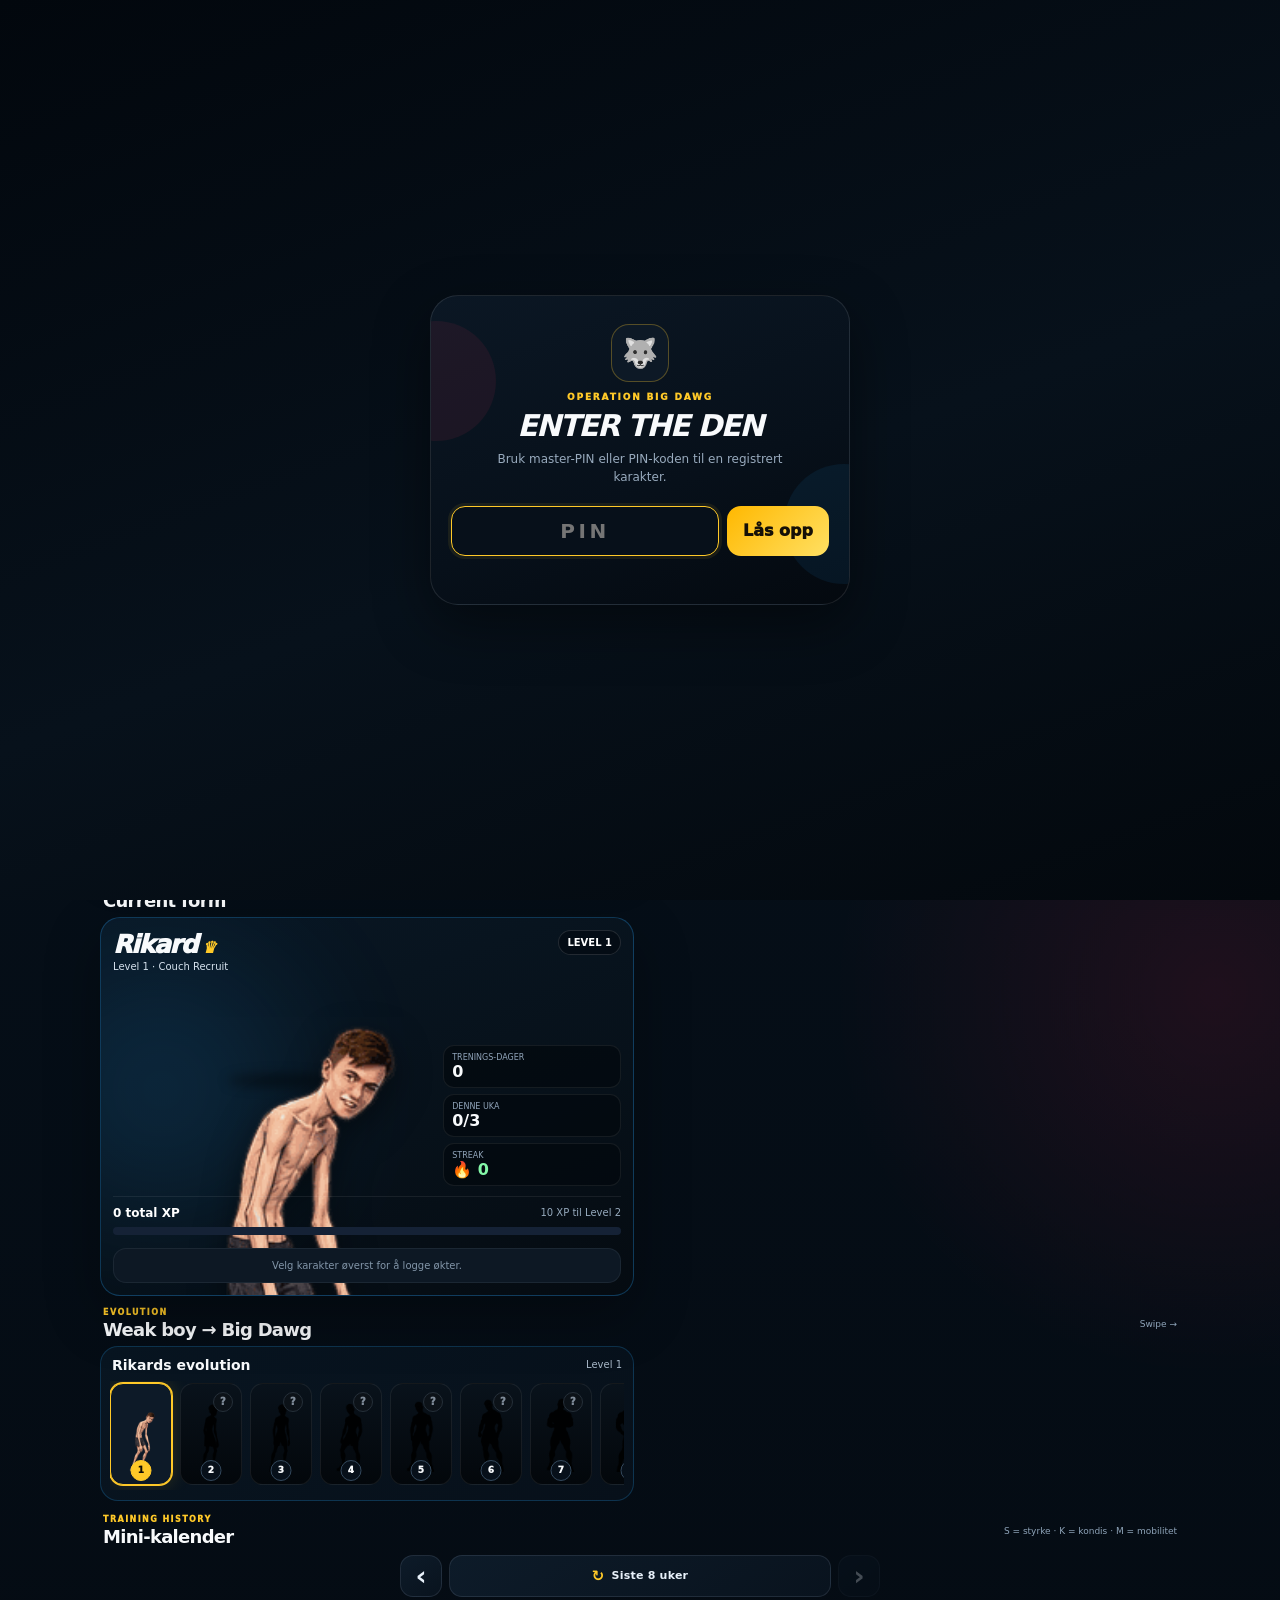
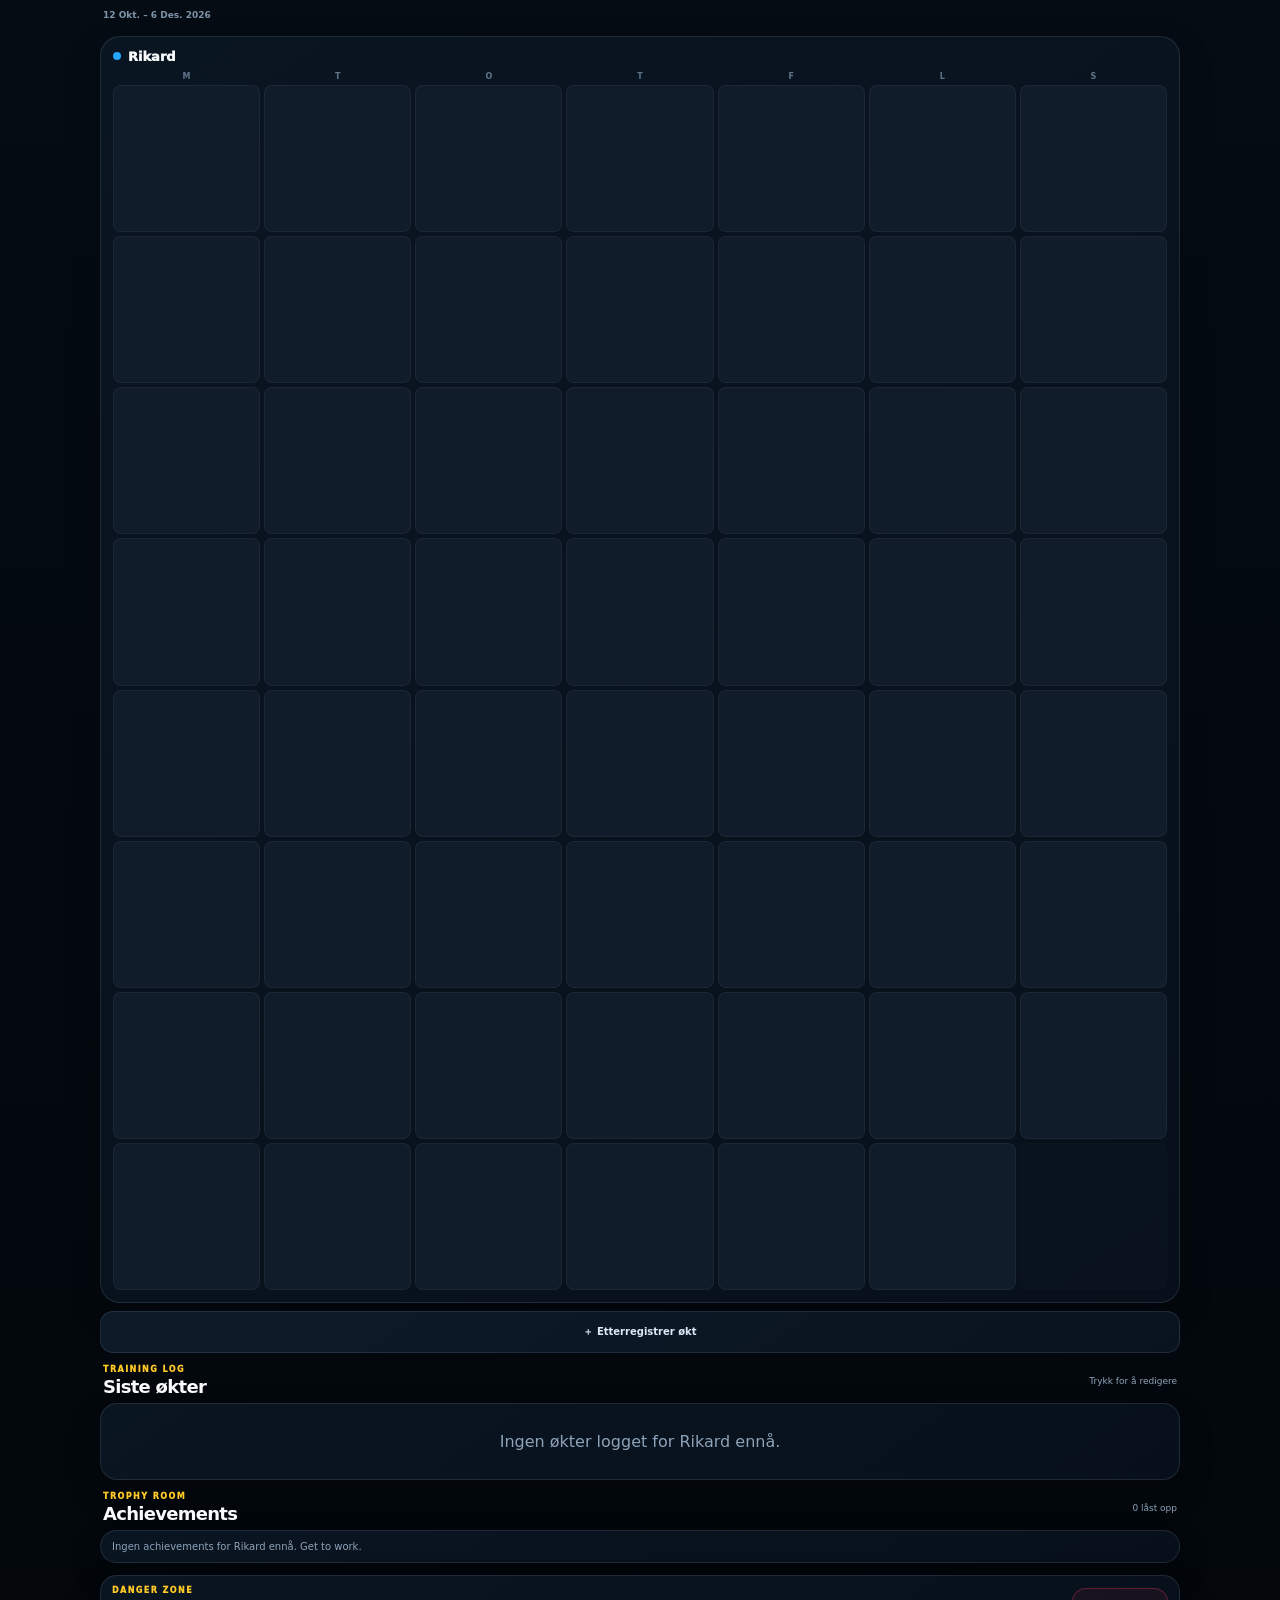
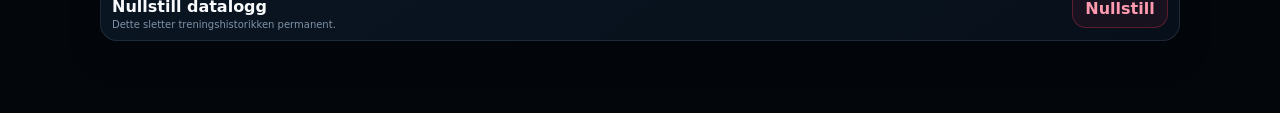
<file: index.html>
<!doctype html>
<html lang="nb">
<head>
  <meta charset="utf-8">
  <meta name="viewport" content="width=device-width,initial-scale=1,viewport-fit=cover">
  <meta name="theme-color" content="#050b12">
  <title>Operation Big Dawg</title>
  <link rel="stylesheet" href="style.css">
  <link rel="stylesheet" href="battle.css">
  <link rel="stylesheet" href="auth.css">
  <link rel="stylesheet" href="compact.css">
  <link rel="stylesheet" href="calendar-history.css">
  <link rel="stylesheet" href="reward.css">
  <link rel="stylesheet" href="weekly-summary.css">
  <link rel="stylesheet" href="mobility.css">
</head>
<body>
  <div id="accessGate" class="access-gate show" role="dialog" aria-modal="true" aria-label="Tilgang til Operation Big Dawg">
    <div class="access-card">
      <button id="gateClose" class="gate-close" type="button" aria-label="Lukk karaktervelger" hidden>×</button>
      <div class="access-logo">🐺</div>
      <span class="access-kicker">OPERATION BIG DAWG</span>

      <div id="pinStep" class="access-step">
        <h1>ENTER THE DEN</h1>
        <p>PIN kreves på denne enheten før treningsloggen åpnes.</p>
        <form id="pinForm" class="pin-form">
          <input id="pinInput" type="password" inputmode="numeric" autocomplete="one-time-code" maxlength="8" placeholder="PIN" aria-label="PIN">
          <button id="pinSubmit" class="access-primary" type="submit">Lås opp</button>
        </form>
        <div id="pinError" class="pin-error" aria-live="polite"></div>
      </div>

      <div id="playerStep" class="access-step" hidden>
        <h1>VELG KARAKTER</h1>
        <p>Valget huskes i denne nettleseren. Du kan bytte når som helst øverst.</p>
        <div class="player-choices">
          <button class="player-choice adrian-choice" type="button" data-choose-player="Adrian">
            <span class="choice-img"><img src="characters/adrian-1.png" alt="Adrian" draggable="false"></span>
            <strong>ADRIAN</strong><small>Velg fighter</small>
          </button>
          <button class="player-choice rikard-choice" type="button" data-choose-player="Rikard">
            <span class="choice-img"><img src="characters/rikard-1.png" alt="Rikard" draggable="false"></span>
            <strong>RIKARD</strong><small>Velg fighter</small>
          </button>
        </div>
      </div>
    </div>
  </div>

  <main class="app-shell">
    <header class="appbar">
      <a class="brand" href="#home" aria-label="Operation Big Dawg hjem">
        <span class="brand-mark">🐺</span>
        <span><small>OPERATION</small><strong>BIG DAWG</strong></span>
      </a>
      <div class="appbar-tools">
        <button id="playerSwitch" class="player-switch" type="button" aria-label="Velg karakter">
          <small>SPILLER SOM</small><strong id="selectedPlayerLabel">VELG</strong>
        </button>
        <div id="status" class="status">Kobler til…</div>
      </div>
    </header>

    <section id="rewardEngine" class="reward-engine" aria-label="Neste belønning" aria-live="polite">
      <div class="reward-head">
        <span id="rewardKicker" class="reward-kicker">NEXT REWARD</span>
        <span id="rewardPlayer" class="reward-player">RIKARD</span>
      </div>
      <div class="reward-main">
        <strong id="rewardHeadline">Laster neste mål…</strong>
        <span id="rewardSub">Bygger dagens mission.</span>
      </div>
      <div class="reward-grid">
        <div class="reward-chip"><small>NESTE DAG</small><strong id="rewardNextXp">+4 XP</strong></div>
        <div class="reward-chip"><small>NESTE LEVEL</small><strong id="rewardNextLevel">10 XP</strong></div>
        <div class="reward-chip mission"><small>TODAY</small><strong id="rewardMission">Logg én økt</strong></div>
      </div>
      <div class="reward-level-track"><span id="rewardLevelFill"></span></div>
      <span id="rewardStreakMeta" hidden>🔥 0</span>
    </section>

    <section id="battleSummary" class="battle-summary" aria-label="Weekly Battle sammendrag">
      <div class="battle-side battle-side-adrian">
        <div class="battle-mini-frame battle-mini-adrian"><img id="battleAdrianImg" src="characters/adrian-1.png" alt="Adrian" draggable="false"></div>
        <span id="battleAdrianRank" class="battle-rank">Couch Recruit</span>
        <span class="battle-name">ADRIAN</span>
        <small id="battleAdrianLevel" class="battle-level">Level 1</small>
      </div>
      <div class="battle-center">
        <span class="battle-kicker">WEEKLY BATTLE</span>
        <div id="battleScore" class="battle-score">0 <small>VS</small> 0</div>
        <div id="battleLeader" class="leader-shirt">♛ Ledertrøye: Delt</div>
        <div class="battle-summary-line"><span>UKESSAMMENDRAG</span><strong id="battleXp">Adrian +0 XP · Rikard +0 XP</strong></div>
      </div>
      <div class="battle-side battle-side-rikard">
        <div class="battle-mini-frame battle-mini-rikard"><img id="battleRikardImg" src="characters/rikard-1.png" alt="Rikard" draggable="false"></div>
        <span id="battleRikardRank" class="battle-rank">Couch Recruit</span>
        <span class="battle-name">RIKARD</span>
        <small id="battleRikardLevel" class="battle-level">Level 1</small>
      </div>
    </section>

    <section id="home" class="mission-card mission-card-compact">
      <div class="mission-glow mission-blue"></div>
      <div class="mission-glow mission-red"></div>
      <div class="mission-progress">
        <div class="mission-number" id="total">0 / 100</div>
        <div class="mission-meta"><span>Treningsdager</span><strong id="heroPercent">0%</strong></div>
        <div class="bar mission-bar"><div id="fill" class="fill"></div></div>
        <div class="milestone-row">
          <span>Neste milepæl</span>
          <strong id="nextMilestone">25</strong>
          <span id="milestoneLeft"></span>
        </div>
      </div>
    </section>

    <section id="week" class="section-block">
      <div class="section-heading">
        <div><span class="section-kicker">WEEKLY BATTLE</span><h2>Denne uka</h2></div>
        <span id="versus" class="versus"></span>
      </div>
      <div class="week-grid">
        <article id="weekRikard" class="week-card week-rikard"></article>
        <article id="weekAdrian" class="week-card week-adrian"></article>
      </div>
    </section>

    <section id="stats" class="section-block">
      <div class="section-heading">
        <div><span class="section-kicker">FORM & RECORDS</span><h2>Streaks</h2></div>
        <span class="section-note">3+ dager = streak 🔥</span>
      </div>
      <div class="form-grid">
        <article id="formRikard" class="form-card form-rikard"></article>
        <article id="formAdrian" class="form-card form-adrian"></article>
      </div>
    </section>

    <section id="fighters" class="section-block">
      <div class="section-heading">
        <div><span class="section-kicker">FIGHTERS</span><h2>Current form</h2></div>
        <span class="section-note">Level-system 1–10</span>
      </div>
      <div class="fighters-stack">
        <article id="personRikard" class="fighter-card fighter-rikard"></article>
        <article id="personAdrian" class="fighter-card fighter-adrian"></article>
      </div>
    </section>

    <section id="evolution" class="section-block">
      <div class="section-heading">
        <div><span class="section-kicker">EVOLUTION</span><h2>Weak boy → Big Dawg</h2></div>
        <span class="section-note">Swipe →</span>
      </div>
      <div class="evolution-stack">
        <article id="evolutionRikard" class="evolution-card evolution-rikard"></article>
        <article id="evolutionAdrian" class="evolution-card evolution-adrian"></article>
      </div>
    </section>

    <section id="calendar" class="section-block calendar-section">
      <div class="section-heading">
        <div><span class="section-kicker">TRAINING HISTORY</span><h2>Mini-kalender</h2></div>
        <span class="section-note">S = styrke · K = kondis · M = mobilitet</span>
      </div>
      <div class="calendar-toolbar" aria-label="Kalendernavigasjon">
        <button id="calendarPrev" class="calendar-nav-button" type="button" aria-label="Forrige periode">‹</button>
        <button id="calendarViewCycle" class="calendar-view-button" type="button" aria-label="Bytt kalendervisning">
          <span class="calendar-cycle-icon" aria-hidden="true">↻</span>
          <span id="calendarViewLabel">Siste 8 uker</span>
        </button>
        <button id="calendarNext" class="calendar-nav-button" type="button" aria-label="Neste periode" disabled>›</button>
      </div>
      <div class="calendar-range-row">
        <span id="calendarRangeLabel" class="calendar-range-label"></span>
        <button id="calendarToday" class="calendar-today-button" type="button" hidden>I dag</button>
      </div>
      <div class="heat-wrap">
        <article class="calendar-card calendar-rikard">
          <div class="heat-title"><span class="person-dot"></span>Rikard</div>
          <div class="dow"><span>M</span><span>T</span><span>O</span><span>T</span><span>F</span><span>L</span><span>S</span></div>
          <div id="heatRikard" class="heat"></div>
        </article>
        <article class="calendar-card calendar-adrian">
          <div class="heat-title"><span class="person-dot"></span>Adrian</div>
          <div class="dow"><span>M</span><span>T</span><span>O</span><span>T</span><span>F</span><span>L</span><span>S</span></div>
          <div id="heatAdrian" class="heat"></div>
        </article>
      </div>
      <button id="openManualWorkout" class="manual-workout-button" type="button">＋ Etterregistrer økt</button>
    </section>

    <section id="historySection" class="section-block">
      <div class="section-heading">
        <div><span class="section-kicker">TRAINING LOG</span><h2>Siste økter</h2></div>
        <span class="section-note">Trykk for å redigere</span>
      </div>
      <article class="log-card">
        <div id="history" class="history"></div>
        <button id="moreBtn" class="btn more" hidden>Vis mer</button>
      </article>
    </section>

    <section id="achievements" class="section-block">
      <div class="section-heading">
        <div><span class="section-kicker">TROPHY ROOM</span><h2>Achievements</h2></div>
        <span id="badgeCount" class="section-note"></span>
      </div>
      <article class="badge-card"><div id="badges" class="badges"></div></article>
    </section>

    <section class="section-block danger-section">
      <article class="danger-card">
        <div><span class="section-kicker">DANGER ZONE</span><h3>Nullstill datalogg</h3><p>Dette sletter treningshistorikken permanent.</p></div>
        <button id="resetAll" class="btn danger">Nullstill</button>
      </article>
    </section>
  </main>

  <nav class="bottom-nav" aria-label="Hovedmeny">
    <a href="#home"><span>⌂</span><small>Hjem</small></a>
    <a href="#fighters"><span>💪</span><small>Fighters</small></a>
    <a href="#calendar"><span>▦</span><small>Kalender</small></a>
    <a href="#historySection"><span>☷</span><small>Logg</small></a>
    <a href="#stats"><span>▥</span><small>Stats</small></a>
  </nav>

  <dialog id="editDialog">
    <h3>Rediger økt</h3>
    <div id="editMeta" class="small muted"></div>
    <div class="field"><label for="editDate">Dato og tid</label><input id="editDate" type="datetime-local"></div>
    <div class="modal-actions">
      <button id="cancelEdit" class="btn undo" type="button">Avbryt</button>
      <button id="saveEdit" class="btn strength" type="button">Lagre</button>
      <button id="deleteEdit" class="btn danger" type="button">Slett økten</button>
    </div>
  </dialog>

  <dialog id="manualWorkoutDialog" class="manual-workout-dialog">
    <div class="manual-dialog-head">
      <div><span class="section-kicker">HISTORY ONLY</span><h3>Etterregistrer økt</h3></div>
      <button id="closeManualWorkout" class="dialog-close-button" type="button" aria-label="Lukk">×</button>
    </div>
    <div id="manualPlayerLabel" class="manual-player-label"></div>
    <div class="manual-info-box">
      Etterregistrering gjelder kun tidligere dager. Økten vises i kalenderen og loggen, men gir ingen XP, AP, streak, level, Weekly Battle-poeng, bossfordeler eller andre spillfordeler.
    </div>

    <div class="manual-date-picker">
      <div class="manual-date-nav">
        <button id="manualMonthPrev" class="manual-month-arrow" type="button" aria-label="Forrige måned">‹</button>
        <div class="manual-month-selects">
          <label><span>Måned</span><select id="manualMonth"></select></label>
          <label><span>År</span><select id="manualYear"></select></label>
        </div>
        <button id="manualMonthNext" class="manual-month-arrow" type="button" aria-label="Neste måned">›</button>
      </div>
      <div class="manual-weekdays" aria-hidden="true"><span>M</span><span>T</span><span>O</span><span>T</span><span>F</span><span>L</span><span>S</span></div>
      <div id="manualDateGrid" class="manual-date-grid" role="grid" aria-label="Velg dato"></div>
    </div>

    <div id="manualSelectedDate" class="manual-selected-date"></div>
    <div id="manualDateStatus" class="manual-date-status" aria-live="polite"></div>

    <fieldset class="manual-type-field">
      <legend>Velg økttype</legend>
      <div class="manual-type-grid">
        <label class="manual-type-option manual-strength"><input type="radio" name="manualWorkoutType" value="strength"><span>Styrke</span></label>
        <label class="manual-type-option manual-cardio"><input type="radio" name="manualWorkoutType" value="cardio"><span>Kondisjon</span></label>
        <label class="manual-type-option manual-mobility"><input type="radio" name="manualWorkoutType" value="mobility"><span>Mobilitet</span></label>
      </div>
    </fieldset>

    <div class="field manual-time-field"><label for="manualWorkoutTime">Tidspunkt</label><input id="manualWorkoutTime" type="time" step="60"></div>
    <div class="modal-actions manual-actions">
      <button id="cancelManualWorkout" class="btn undo" type="button">Avbryt</button>
      <button id="saveManualWorkout" class="btn strength" type="button">Lagre økt</button>
    </div>
  </dialog>

  <div id="evoOverlay" class="overlay">
    <div class="overlay-card">
      <span class="section-kicker">EVOLUTION</span>
      <div id="evoTitle" class="overlay-title">Rikard is evolving…</div>
      <div class="evo-stage"><div id="evoOld" class="avatar big"></div><div class="evo-arrow">→</div><div id="evoNew" class="avatar big"></div></div>
      <div id="evoText" class="subtitle"></div>
      <div class="clickHint">Trykk for å lukke · lukkes automatisk</div>
    </div>
  </div>

  <div id="achOverlay" class="overlay">
    <div class="overlay-card"><span class="section-kicker">ACHIEVEMENT UNLOCKED</span><div class="trophy">🏆</div><div id="achText" class="overlay-title"></div></div>
  </div>

  <div id="workoutPayoff" class="workout-payoff" aria-live="assertive" aria-atomic="true">
    <div class="payoff-card">
      <div class="payoff-spark"></div>
      <div id="payoffKicker" class="payoff-kicker">WORKOUT LOCKED IN</div>
      <div id="payoffXp" class="payoff-xp">+0 XP</div>
      <div id="payoffTitle" class="payoff-title">Økt registrert</div>
      <div id="payoffSub" class="payoff-sub"></div>
      <div class="payoff-progress"><span id="payoffFill"></span></div>
      <div id="payoffLeader" class="payoff-leader"></div>
    </div>
  </div>

  <div id="toast" class="toast"></div>

  <script src="core.js"></script>
  <script src="characters.js"></script>
  <script src="auth.js"></script>
  <script src="ui.js"></script>
  <script src="calendar-history.js"></script>
  <script src="stats.js"></script>
  <script src="daily-limit.js"></script>
  <script src="reward.js"></script>
  <script src="battle.js"></script>
  <script src="weekly-summary.js"></script>
  <script src="admin-v2-preview.js"></script>
</body>
</html>
</file>
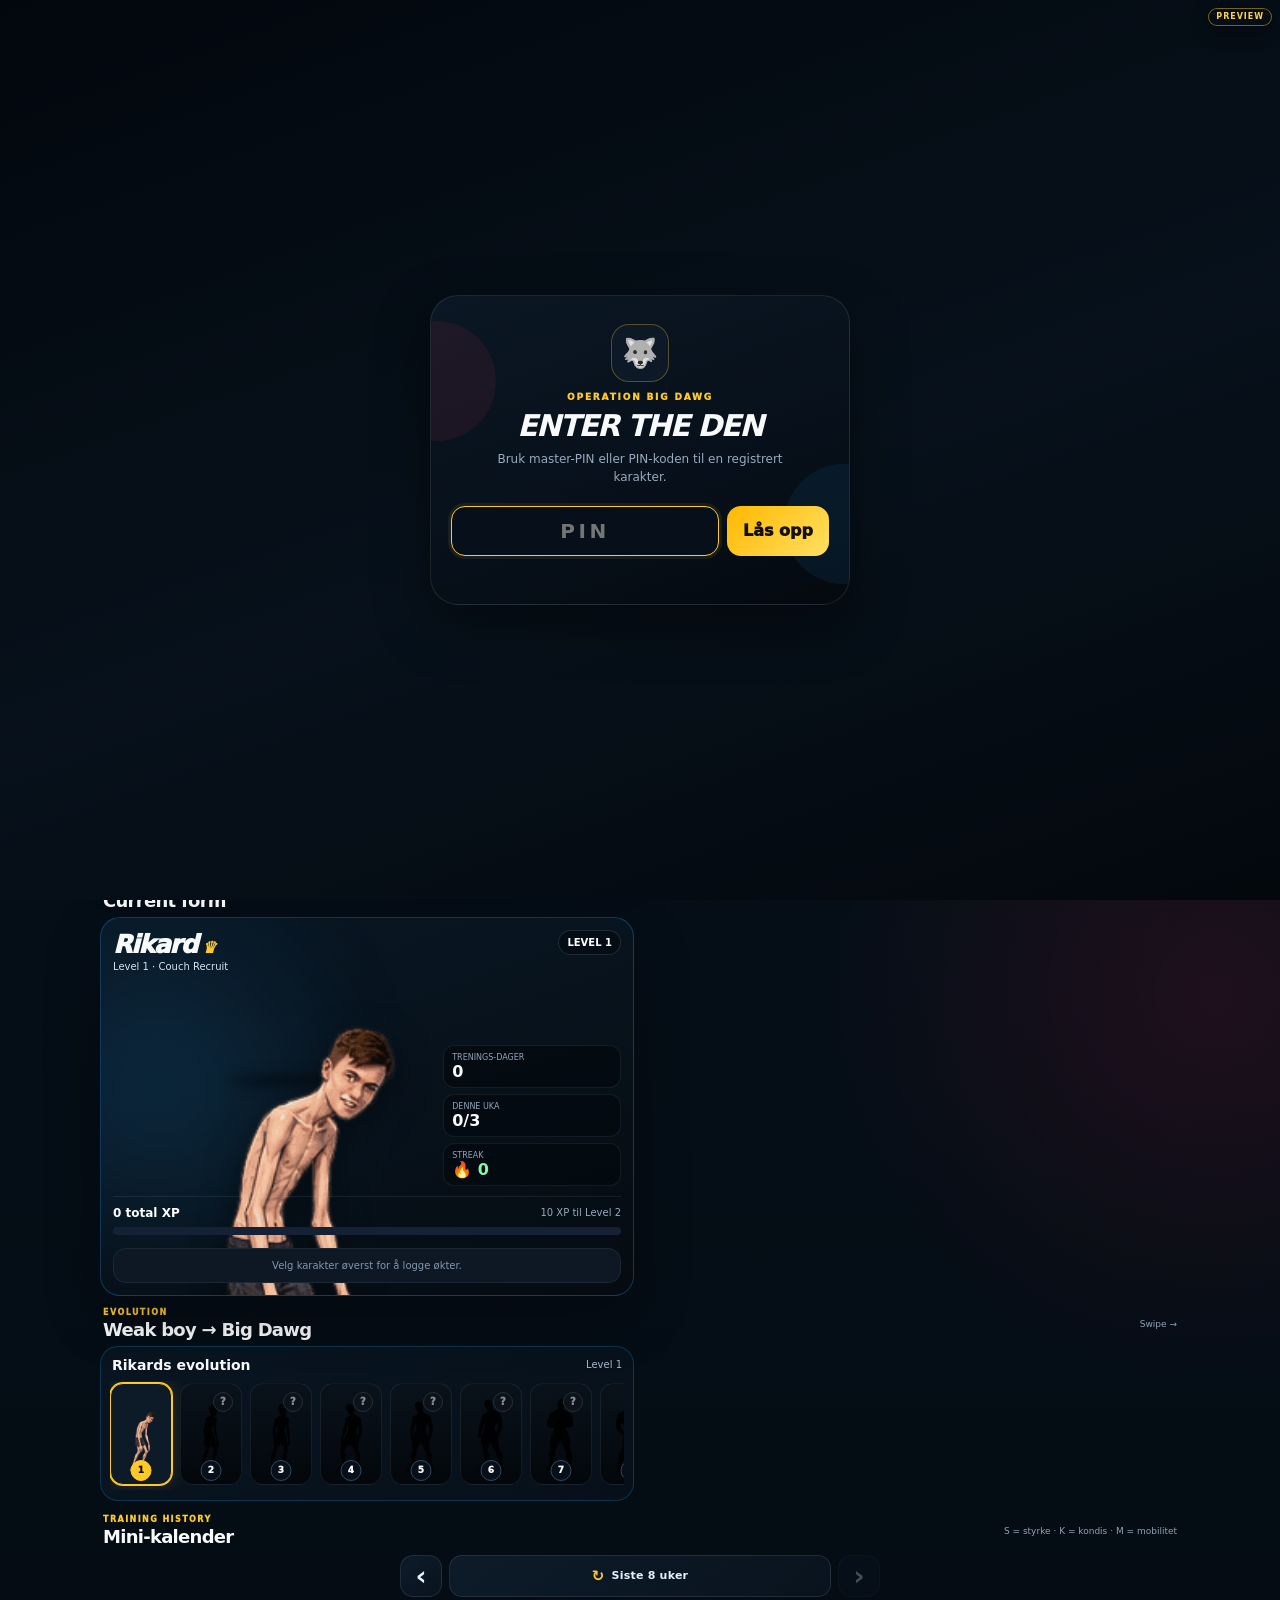
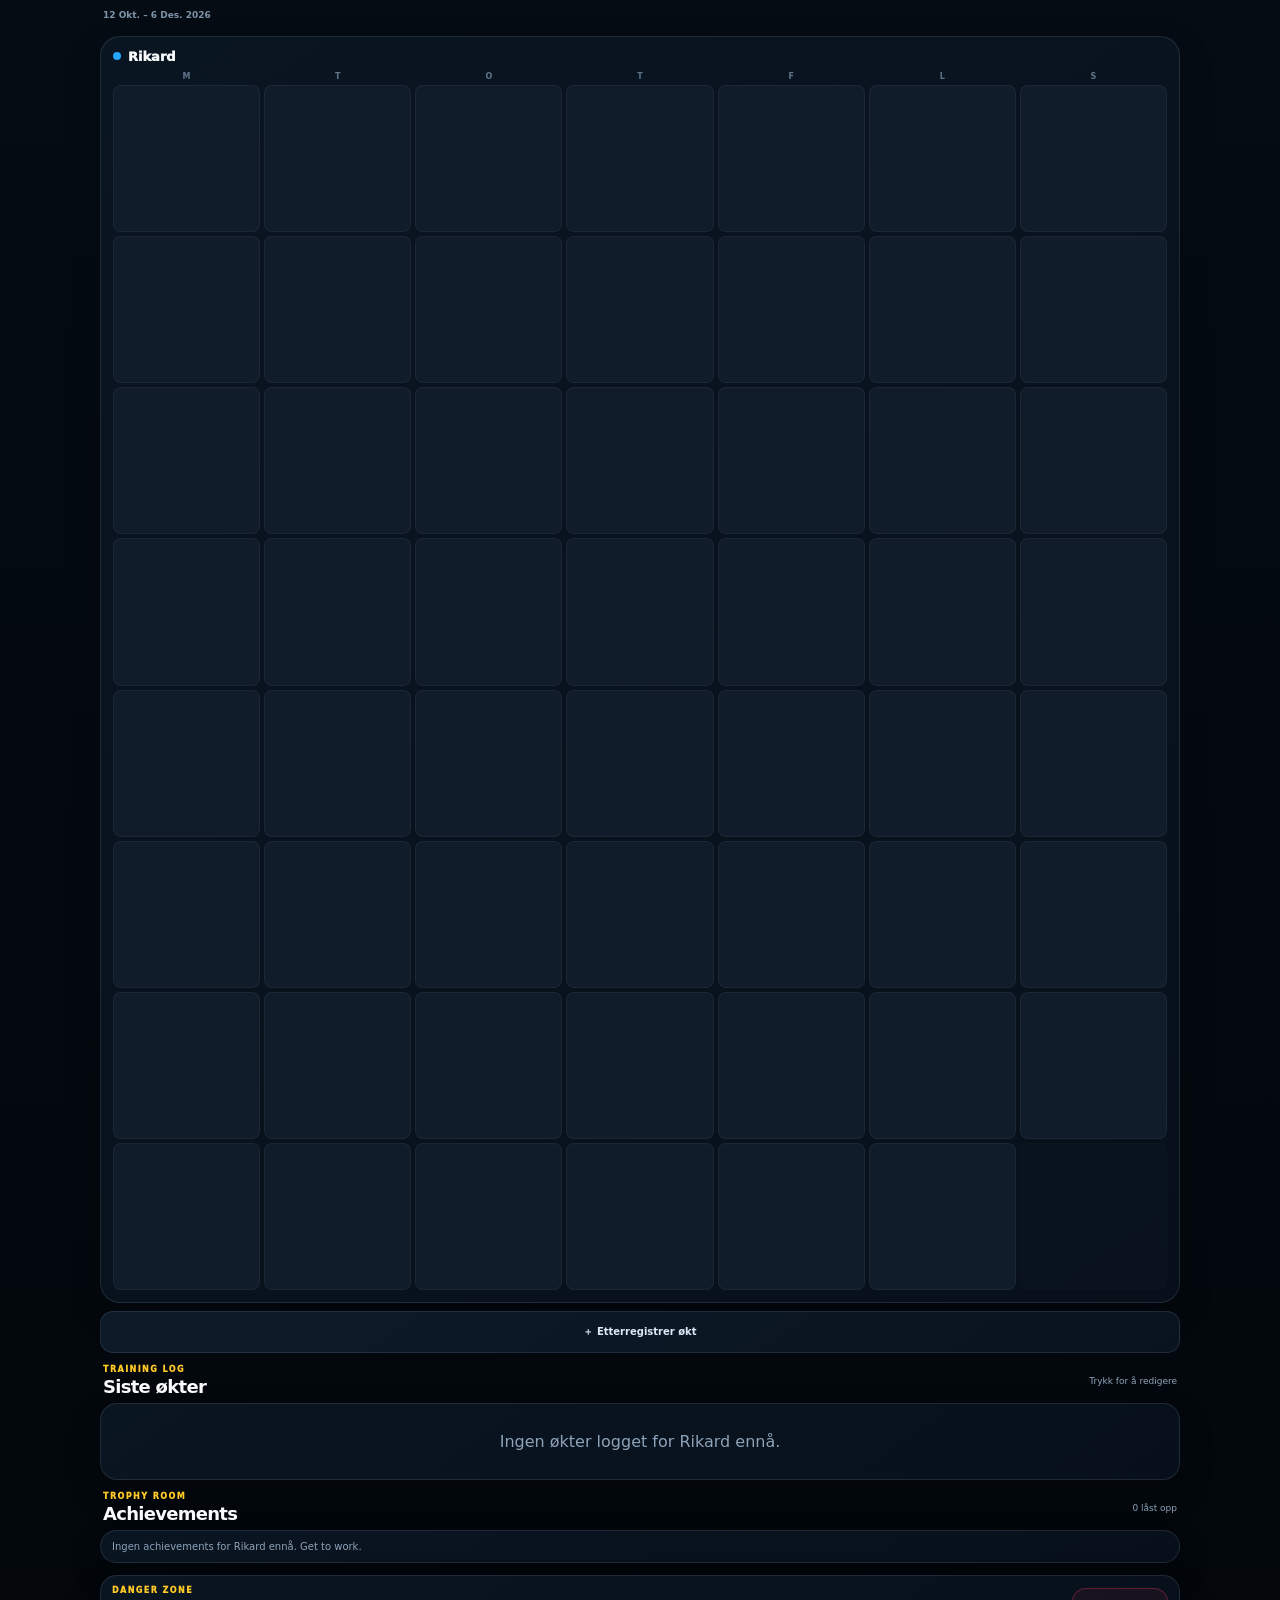
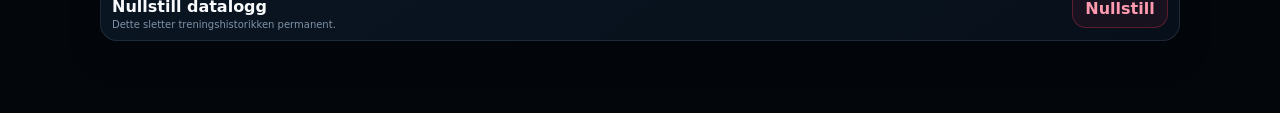
<file: preview-static.html>
<!doctype html>
<html lang="nb">
<head>
  <meta charset="utf-8">
  <meta name="viewport" content="width=device-width,initial-scale=1">
  <title>Operation Big Dawg · Preview v2</title>
  <style>
    html,body{margin:0;min-height:100%;background:#050b12;color:#fff;font-family:system-ui,sans-serif}
    .loading{min-height:100vh;display:grid;place-items:center;text-align:center;padding:24px;box-sizing:border-box}
    .loading strong{display:block;font-size:18px}.loading small{display:block;margin-top:7px;color:#8fa4b7}
  </style>
</head>
<body>
  <div class="loading"><div><strong>Laster preview v2…</strong><small>Freeze fix + robust Wild catch</small></div></div>
  <script>
    (async()=>{
      try{
        const response=await fetch('./index.html?preview-source=1',{cache:'no-store'});
        if(!response.ok)throw new Error('Kunne ikke laste index.html');
        let html=await response.text();
        const coreMarker='<script src="core.js"><\/script>';
        const authMarker='<script src="auth.js"><\/script>';
        if(!html.includes(coreMarker)||!html.includes(authMarker))throw new Error('Preview-hooks mangler i index.html');
        html=html.replace(coreMarker,'<script src="preview-bootstrap.js?v=8"><\/script>\n  <script src="gym-attack-preload-preview.js?v=1"><\/script>\n  '+coreMarker);
        html=html.replace(authMarker,authMarker+'\n  <script src="admin-v2-preview.js?v=1"><\/script>\n  <script src="wild-battle-preview.js?v=2"><\/script>\n  <script src="wild-battle-preview-ok-fix.js?v=3"><\/script>');
        html=html.replace('</body>','  <script src="wild-cooldown-preview.js?v=5"><\/script>\n  <script src="gameplay-actions-preview-v2.js?v=2"><\/script>\n</body>');
        document.open();document.write(html);document.close();
      }catch(error){
        document.body.innerHTML='<div class="loading"><div><strong>Preview kunne ikke startes</strong><small>'+String(error?.message||error)+'</small></div></div>';
      }
    })();
  </script>
</body>
</html>
</file>
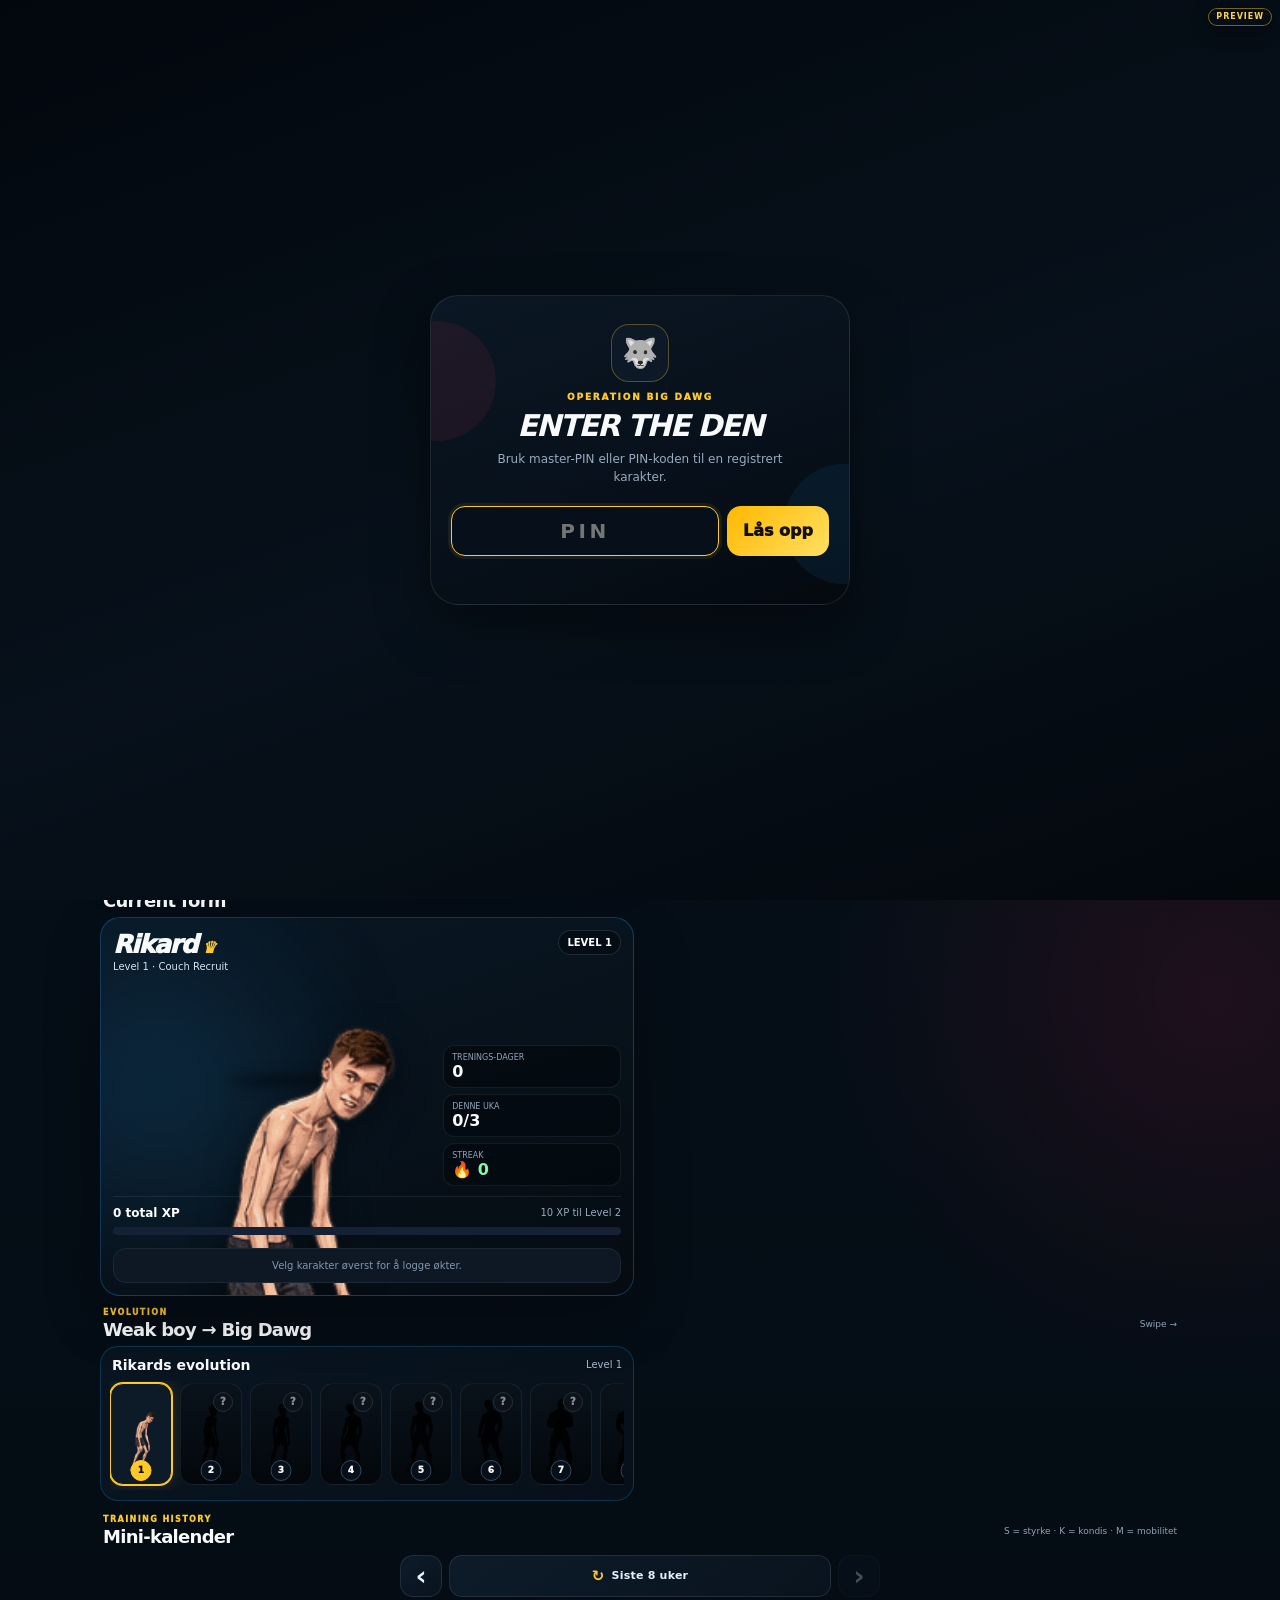
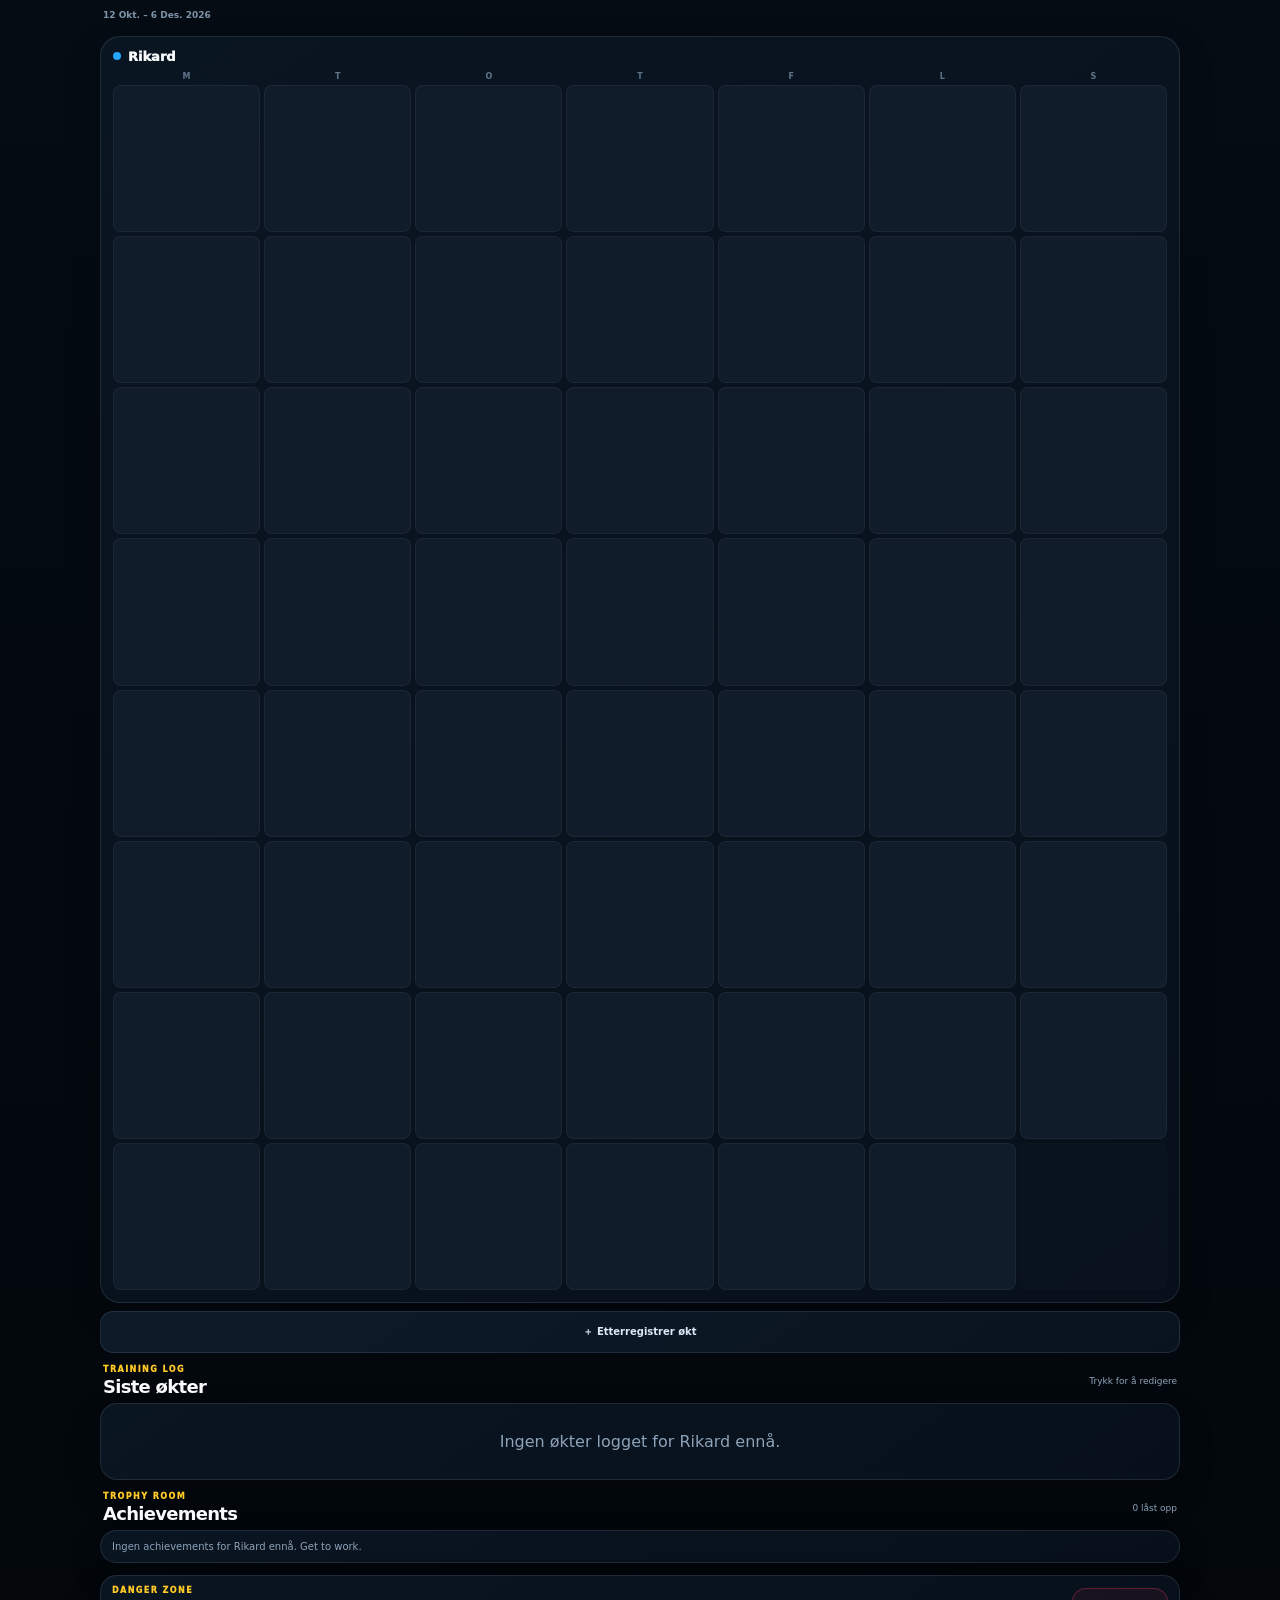
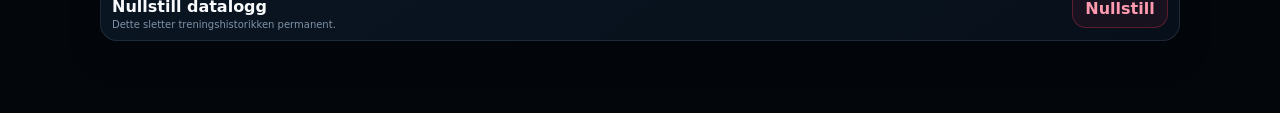
<file: preview.html>
<!doctype html>
<html lang="nb">
<head>
  <meta charset="utf-8">
  <meta name="viewport" content="width=device-width,initial-scale=1">
  <title>Operation Big Dawg · Preview</title>
  <style>
    html,body{margin:0;min-height:100%;background:#050b12;color:#fff;font-family:system-ui,sans-serif}
    .loading{min-height:100vh;display:grid;place-items:center;text-align:center;padding:24px;box-sizing:border-box}
    .loading strong{display:block;font-size:18px}.loading small{display:block;margin-top:7px;color:#8fa4b7}
  </style>
</head>
<body>
  <div class="loading"><div><strong>Laster preview…</strong><small>Stored Gym attacks + robust Wild catch flow · v2</small></div></div>
  <script>
    (async()=>{
      try{
        const response=await fetch('/index.html?preview-source=1',{cache:'no-store'});
        if(!response.ok)throw new Error('Kunne ikke laste index.html');
        let html=await response.text();
        const coreMarker='<script src="core.js"><\/script>';
        const authMarker='<script src="auth.js"><\/script>';
        if(!html.includes(coreMarker)||!html.includes(authMarker))throw new Error('Preview-hooks mangler i index.html');
        html=html.replace(coreMarker,'<script src="preview-bootstrap.js?v=8"><\/script>\n  <script src="gym-attack-preload-preview.js?v=1"><\/script>\n  '+coreMarker);
        html=html.replace(authMarker,authMarker+'\n  <script src="admin-v2-preview.js?v=1"><\/script>\n  <script src="wild-battle-preview.js?v=2"><\/script>\n  <script src="wild-battle-preview-ok-fix.js?v=3"><\/script>');
        html=html.replace('</body>','  <script src="wild-cooldown-preview.js?v=5"><\/script>\n  <script src="gameplay-actions-preview-v2.js?v=2"><\/script>\n</body>');
        document.open();document.write(html);document.close();
      }catch(error){
        document.body.innerHTML='<div class="loading"><div><strong>Preview kunne ikke startes</strong><small>'+String(error?.message||error)+'</small></div></div>';
      }
    })();
  </script>
</body>
</html>
</file>
<file: style.css>
:root{font-family:Inter,ui-sans-serif,system-ui,-apple-system,BlinkMacSystemFont,"Segoe UI",sans-serif;color:#f8fafc;background:#050b12;--bg:#050b12;--panel:#091522;--panel2:#0d1927;--line:rgba(148,163,184,.16);--muted:#8ea3b8;--gold:#ffc928;--blue:#24a7ff;--red:#ff355d;--green:#39e58c}*{box-sizing:border-box}html{scroll-behavior:smooth;background:var(--bg)}body{margin:0;min-height:100vh;background:radial-gradient(circle at 5% 8%,rgba(0,125,255,.12),transparent 23rem),radial-gradient(circle at 95% 30%,rgba(255,35,78,.1),transparent 24rem),linear-gradient(180deg,#06111c 0%,#040a11 65%,#03070c 100%);padding:0 0 calc(84px + env(safe-area-inset-bottom));color:#f8fafc}button,input{font:inherit}button{touch-action:manipulation}a{color:inherit;text-decoration:none}h1,h2,h3,p{margin:0}.app-shell{width:min(100%,560px);margin:0 auto;padding:0 12px 32px}.appbar{position:sticky;top:0;z-index:15;display:flex;align-items:center;justify-content:space-between;gap:10px;margin:0 -12px;padding:10px 14px;background:rgba(4,10,17,.9);border-bottom:1px solid rgba(148,163,184,.12);backdrop-filter:blur(16px)}.brand{display:flex;align-items:center;gap:9px}.brand-mark{display:grid;place-items:center;width:38px;height:38px;border-radius:13px;background:#0d1925;border:1px solid rgba(255,201,40,.25);font-size:20px}.brand span:last-child{display:flex;flex-direction:column;line-height:.96}.brand small{font-size:9px;letter-spacing:.18em;font-weight:900;color:#cbd5e1}.brand strong{font-size:18px;font-style:italic;letter-spacing:-.04em;color:var(--gold)}.status{font-size:10px;font-weight:900;color:#7ff0b0;padding:7px 9px;border:1px solid rgba(57,229,140,.18);background:rgba(57,229,140,.06);border-radius:999px;white-space:nowrap}.section-block{margin-top:18px;scroll-margin-top:72px}.section-heading{display:flex;align-items:end;justify-content:space-between;gap:10px;margin:0 4px 9px}.section-heading h2{font-size:20px;letter-spacing:-.04em}.section-kicker{display:block;font-size:9px;letter-spacing:.18em;font-weight:950;color:var(--gold);margin-bottom:3px}.section-note,.small{font-size:10px;color:var(--muted)}.muted{color:var(--muted)}.mission-card{position:relative;overflow:hidden;margin-top:12px;border-radius:26px;padding:20px 18px 17px;background:linear-gradient(145deg,rgba(11,24,38,.98),rgba(5,12,20,.98));border:1px solid rgba(255,255,255,.08);box-shadow:0 22px 60px rgba(0,0,0,.32);isolation:isolate}.mission-card:after{content:"";position:absolute;inset:0;background:linear-gradient(110deg,rgba(34,167,255,.08),transparent 45%,rgba(255,53,93,.07));pointer-events:none}.mission-glow{position:absolute;width:160px;height:160px;border-radius:50%;filter:blur(36px);opacity:.22;z-index:-1}.mission-blue{background:#008cff;left:-70px;top:-35px}.mission-red{background:#ff174f;right:-60px;bottom:-60px}.mission-copy,.mission-progress{position:relative;z-index:1}.mission-copy h1{font-size:29px;line-height:.95;letter-spacing:-.055em;max-width:360px;font-style:italic}.mission-copy h1 em{display:block;color:var(--gold);font-style:italic}.mission-copy p{margin-top:8px;color:#aebed0;font-size:12px}.mission-progress{margin-top:20px;padding:14px;border-radius:18px;background:rgba(2,8,14,.66);border:1px solid rgba(255,255,255,.07)}.mission-number{font-size:34px;font-weight:950;letter-spacing:-.05em}.mission-meta,.milestone-row{display:flex;align-items:center;justify-content:space-between;gap:8px}.mission-meta{font-size:10px;color:var(--muted);margin-top:-2px}.mission-meta strong{font-size:16px;color:var(--gold)}.bar{height:9px;border-radius:999px;background:#142337;overflow:hidden}.mission-bar{margin-top:9px}.fill{height:100%;width:0;border-radius:inherit;background:linear-gradient(90deg,#ffb800,#ffe55b);box-shadow:0 0 14px rgba(255,201,40,.4);transition:width .3s ease}.milestone-row{margin-top:10px;font-size:10px;color:#8fa3b8}.milestone-row strong{font-size:15px;color:#fff;margin-left:auto}.fighters-stack,.evolution-stack,.week-grid,.heat-wrap,.form-grid{display:grid;grid-template-columns:1fr;gap:12px}.fighter-card{--accent:var(--blue);position:relative;overflow:hidden;min-height:430px;border-radius:26px;padding:16px;background:linear-gradient(160deg,#091724 0%,#07111a 58%,#050b11 100%);border:1px solid rgba(36,167,255,.28);box-shadow:0 20px 55px rgba(0,0,0,.3);isolation:isolate}.fighter-card:before{content:"";position:absolute;left:-70px;top:40px;width:260px;height:260px;border-radius:50%;background:var(--accent);filter:blur(75px);opacity:.14;z-index:-1}.fighter-adrian{--accent:var(--red);border-color:rgba(255,53,93,.27)}.fighter-heading{position:relative;z-index:2;display:flex;justify-content:space-between;align-items:flex-start;gap:10px}.fighter-name{font-size:28px;font-weight:950;letter-spacing:-.05em;font-style:italic}.fighter-name .crown{font-size:16px;color:var(--gold);margin-left:5px}.fighter-rank{font-size:11px;color:#d6e2ee;margin-top:2px}.level-chip{font-size:10px;font-weight:900;color:#fff;padding:7px 9px;border-radius:999px;background:rgba(4,10,17,.66);border:1px solid rgba(255,255,255,.12)}.fighter-main{position:relative;z-index:1;display:grid;grid-template-columns:minmax(0,1.35fr) minmax(105px,.65fr);align-items:end;min-height:278px;margin-top:4px}.fighter-character{height:286px;display:grid;place-items:end center;position:relative}.fighter-character .shadow{position:absolute;bottom:5px;width:100px;height:13px;background:rgba(0,0,0,.42);filter:blur(6px);border-radius:50%}.fighter-character .character-img{position:relative;z-index:1;width:100%;height:100%;object-fit:contain;object-position:center bottom;filter:drop-shadow(0 12px 18px rgba(0,0,0,.5));user-select:none;pointer-events:none}.fighter-metrics{display:grid;gap:8px;padding-bottom:16px}.metric{background:rgba(3,9,15,.72);border:1px solid rgba(255,255,255,.07);border-radius:14px;padding:9px 10px}.metric span{display:block;font-size:9px;color:#91a5ba}.metric strong{display:block;margin-top:2px;font-size:18px;line-height:1}.metric.streak strong{color:#84f8a8}.fighter-xp{position:relative;z-index:2;border-top:1px solid rgba(255,255,255,.07);padding-top:12px}.fighter-xp-line{display:flex;justify-content:space-between;gap:8px;align-items:center;font-size:10px;color:#96aabd}.fighter-xp-line strong{font-size:12px;color:#fff}.xpbar{height:8px;border-radius:999px;background:#152236;overflow:hidden;margin:7px 0}.xpfill{height:100%;background:linear-gradient(90deg,var(--gold),#fff07a);box-shadow:0 0 12px rgba(255,201,40,.28)}.actions{position:relative;z-index:2;display:grid;grid-template-columns:1fr 1fr;gap:8px;margin-top:13px}.actions .undo{grid-column:1/-1}.btn{min-height:48px;border:0;border-radius:14px;padding:12px 10px;font-weight:900;cursor:pointer;transition:transform .08s ease}.btn:active{transform:scale(.98)}.btn:disabled{opacity:.55}.strength{background:linear-gradient(135deg,#ffb900,#ffda45);color:#13100a}.cardio{background:linear-gradient(135deg,#0d91c9,#12c4bd);color:#fff}.undo{background:#111d2c;color:#d6e6f7;border:1px solid #263950}.danger{background:rgba(255,53,93,.07);color:#ff9aaf;border:1px solid rgba(255,53,93,.3)}.evolution-card{--accent:var(--blue);overflow:hidden;border-radius:22px;padding:14px;background:linear-gradient(145deg,#081521,#07101a);border:1px solid rgba(36,167,255,.22)}.evolution-adrian{--accent:var(--red);border-color:rgba(255,53,93,.22)}.evolution-head{display:flex;align-items:center;justify-content:space-between;gap:10px}.evolution-head strong{font-size:15px}.evolution-head span{font-size:10px;color:#a9b9c9}.evolution-track{display:flex;gap:8px;overflow-x:auto;scroll-snap-type:x proximity;margin:12px -2px 0;padding:2px 2px 8px;scrollbar-width:none}.evolution-track::-webkit-scrollbar{display:none}.evo-thumb{position:relative;flex:0 0 68px;height:112px;border-radius:15px;background:#0d1a28;border:1px solid rgba(255,255,255,.07);scroll-snap-align:start;overflow:hidden;padding:4px}.evo-thumb img{width:100%;height:92px;object-fit:contain;object-position:center bottom;filter:saturate(.82) brightness(.82)}.evo-thumb span{position:absolute;left:50%;bottom:3px;transform:translateX(-50%);display:grid;place-items:center;width:21px;height:21px;border-radius:50%;font-size:9px;font-weight:950;background:#07101a;border:1px solid #33485c}.evo-thumb.current{border-color:var(--gold);box-shadow:0 0 0 1px var(--gold),0 0 20px rgba(255,201,40,.18)}.evo-thumb.current img{filter:saturate(1) brightness(1)}.evo-thumb.current span{background:var(--gold);color:#100d06;border-color:var(--gold)}.evo-thumb.future{background:linear-gradient(180deg,#09121b,#03070b)}.evo-thumb.future img{filter:brightness(0) saturate(0)!important;opacity:.9}.evo-thumb.future:after{content:"?";position:absolute;top:8px;right:8px;display:grid;place-items:center;width:18px;height:18px;border-radius:50%;font-size:10px;font-weight:950;color:#7f8b98;background:#0c1218;border:1px solid #252f39}.week-card,.calendar-card,.form-card,.log-card,.badge-card,.danger-card{background:linear-gradient(145deg,#0a1522,#07101a);border:1px solid var(--line);border-radius:20px;padding:14px;box-shadow:0 14px 35px rgba(0,0,0,.2)}.week-rikard{border-color:rgba(36,167,255,.2)}.week-adrian{border-color:rgba(255,53,93,.2)}.week-top{display:flex;align-items:center;justify-content:space-between;gap:8px}.week-name{font-size:16px;font-weight:950}.pill{font-size:9px;padding:6px 8px;border-radius:999px;background:#142132;color:#ccd9e6}.pill.good{background:rgba(57,229,140,.1);color:#79f5a8;border:1px solid rgba(57,229,140,.22)}.pill.warn{background:rgba(255,201,40,.08);color:#ffd85c;border:1px solid rgba(255,201,40,.16)}.week-score{display:flex;align-items:end;justify-content:space-between;margin-top:11px}.week-count{font-size:31px;font-weight:950;letter-spacing:-.05em}.week-target{font-size:10px;color:#91a5ba}.week-mini-progress{height:7px;background:#132235;border-radius:999px;overflow:hidden;margin-top:8px}.week-mini-progress span{display:block;height:100%;border-radius:inherit;background:linear-gradient(90deg,#25a8ff,var(--gold))}.week-adrian .week-mini-progress span{background:linear-gradient(90deg,#ff355d,var(--gold))}.forecast{margin-top:10px;padding:10px;border-radius:13px;background:#0d1a28;font-size:10px;line-height:1.55;color:#c9d8e7}.forecast b{color:#fff}.split{display:flex;justify-content:space-between;gap:10px;margin-top:8px;color:#91a5ba;font-size:10px}.motivation{font-size:10px;color:#c4d1de;margin-top:8px}.versus{font-size:10px;font-weight:900;color:var(--gold);padding:6px 8px;border-radius:999px;background:rgba(255,201,40,.07);border:1px solid rgba(255,201,40,.14)}.calendar-card{padding:12px}.heat-title{display:flex;align-items:center;gap:7px;font-size:13px;font-weight:950;margin-bottom:8px}.person-dot{width:8px;height:8px;border-radius:50%;background:#25a8ff}.calendar-adrian .person-dot{background:#ff3158}.dow,.heat{display:grid;grid-template-columns:repeat(7,minmax(0,1fr));gap:4px}.dow{margin-bottom:4px}.dow span{text-align:center;font-size:8px;color:#60758a;font-weight:800}.day{aspect-ratio:1/1;min-height:30px;border-radius:8px;background:#101c29;border:1px solid rgba(148,163,184,.08);display:flex;align-items:center;justify-content:center;gap:1px;font-size:8px;font-weight:950;color:#dce8f5}.day.has{background:#143049;border-color:rgba(37,168,255,.24)}.calendar-adrian .day.has{background:#351624;border-color:rgba(255,49,88,.23)}.day .s{color:#ffe362}.day .k{color:#65f1d6}.day.future{opacity:.22}.form-card .name{display:flex;justify-content:space-between;align-items:center}.form-strip{display:grid;grid-template-columns:repeat(6,1fr);gap:5px;margin-top:10px}.week-chip{text-align:center;padding:8px 3px;border-radius:9px;background:#101c29;color:#91a5ba;font-size:9px;font-weight:900}.week-chip.good{outline:1px solid rgba(57,229,140,.35);background:rgba(57,229,140,.07);color:#85f3ad}.week-chip.bad{color:#ff859e;background:rgba(255,53,93,.05)}.history{display:flex;flex-direction:column;gap:7px}.row{display:flex;align-items:center;justify-content:space-between;gap:10px;padding:11px;border-radius:13px;background:#0d1926;border:1px solid rgba(148,163,184,.1);cursor:pointer}.left{display:flex;align-items:center;gap:9px}.dot{width:9px;height:9px;border-radius:50%}.dot.strength{background:#ffc928;box-shadow:0 0 8px rgba(255,201,40,.35)}.dot.cardio{background:#27d3c1}.who{font-weight:900;font-size:12px}.kind,.when{font-size:10px;color:#8fa3b8}.when{text-align:right}.more{width:100%;margin-top:9px;background:#111d2c;color:#dce9f6;border:1px solid #273a4e}.badges{display:flex;gap:7px;flex-wrap:wrap}.badge{padding:8px 9px;border-radius:11px;background:linear-gradient(135deg,rgba(255,201,40,.12),rgba(255,201,40,.04));border:1px solid rgba(255,201,40,.16);font-size:10px;color:#ffe27a;font-weight:800}.danger-card{display:flex;align-items:center;justify-content:space-between;gap:12px}.danger-card h3{font-size:16px}.danger-card p{font-size:10px;color:#8092a5;margin-top:3px}.danger-card .btn{min-width:96px}.bottom-nav{position:fixed;z-index:18;left:50%;bottom:0;transform:translateX(-50%);width:min(100%,560px);height:calc(64px + env(safe-area-inset-bottom));padding:6px 8px env(safe-area-inset-bottom);display:grid;grid-template-columns:repeat(5,1fr);background:rgba(4,10,17,.94);border-top:1px solid rgba(148,163,184,.14);backdrop-filter:blur(18px)}.bottom-nav a{display:flex;flex-direction:column;align-items:center;justify-content:center;gap:2px;color:#8295a8}.bottom-nav a span{font-size:16px}.bottom-nav a small{font-size:8px;font-weight:800}.bottom-nav a:active,.bottom-nav a:hover{color:var(--gold)}dialog{border:1px solid #334155;border-radius:20px;background:#0b1521;color:#e2e8f0;padding:18px;width:min(92vw,420px)}dialog::backdrop{background:rgba(0,0,0,.68)}dialog h3{margin-bottom:4px}.field{margin-top:12px}.field label{display:block;font-size:10px;color:#94a3b8;margin-bottom:5px}.field input{width:100%;border:1px solid #334155;background:#07101a;color:#eef2ff;border-radius:12px;padding:12px}.modal-actions{display:grid;grid-template-columns:1fr 1fr;gap:8px;margin-top:14px}.modal-actions .danger{grid-column:1/-1}.overlay{position:fixed;inset:0;background:rgba(2,6,10,.94);display:none;align-items:center;justify-content:center;z-index:30;padding:20px}.overlay.show{display:flex}.overlay-card{text-align:center;max-width:560px;width:100%}.overlay-title{font-size:24px;font-weight:950;margin-top:5px}.evo-stage{display:flex;justify-content:center;align-items:end;gap:10px;margin:14px 0}.avatar{width:120px;height:180px;display:grid;place-items:end center;position:relative}.avatar.big{width:135px;height:225px}.avatar .shadow{position:absolute;bottom:5px;width:70px;height:10px;border-radius:50%;background:rgba(0,0,0,.5);filter:blur(5px)}.avatar .character-img{width:100%;height:100%;object-fit:contain;object-position:center bottom;position:relative;z-index:1}.evo-arrow{font-size:32px;color:var(--gold);padding-bottom:78px}.evolving{animation:pulse .35s infinite alternate,shake .18s infinite}.flash{animation:flashy .2s 8}.clickHint{margin-top:8px;font-size:10px;color:#94a3b8}.trophy{font-size:55px;margin-top:8px}@keyframes pulse{from{filter:brightness(1)}to{filter:brightness(1.35)}}@keyframes shake{0%{transform:translateX(-2px)}25%{transform:translateX(2px)}50%{transform:translateX(-1px)}75%{transform:translateX(1px)}100%{transform:translateX(0)}}@keyframes flashy{0%{opacity:1}50%{opacity:.12}100%{opacity:1}}.toast{position:fixed;left:50%;bottom:76px;transform:translateX(-50%) translateY(15px);background:#e2e8f0;color:#0f172a;padding:10px 14px;border-radius:999px;font-size:11px;font-weight:900;opacity:0;pointer-events:none;transition:.2s;z-index:40}.toast.show{opacity:1;transform:translateX(-50%) translateY(0)}@media(min-width:760px){.app-shell{width:min(100%,1120px);padding-left:20px;padding-right:20px}.appbar{margin-left:-20px;margin-right:-20px;padding-left:22px;padding-right:22px}.fighters-stack,.week-grid,.heat-wrap,.form-grid,.evolution-stack{grid-template-columns:1fr 1fr}.mission-card{display:grid;grid-template-columns:1.25fr .75fr;align-items:end;gap:30px}.mission-progress{margin-top:0}.fighter-card{min-height:465px}.fighter-character{height:320px}.bottom-nav{display:none}body{padding-bottom:40px}}
</file>
<file: battle.css>
.battle-summary{position:relative;isolation:isolate;overflow:hidden;display:grid;grid-template-columns:64px minmax(0,1fr) 64px;align-items:end;gap:7px;margin-top:10px;min-height:142px;padding:10px 8px 11px;border-radius:24px;background:linear-gradient(145deg,#07131f 0%,#050b12 52%,#07131f 100%);border:1px solid rgba(255,201,40,.18);box-shadow:0 18px 46px rgba(0,0,0,.36),inset 0 1px 0 rgba(255,255,255,.04)}.battle-summary:before,.battle-summary:after{content:"";position:absolute;width:150px;height:150px;border-radius:50%;filter:blur(42px);opacity:.24;z-index:-1}.battle-summary:before{left:-72px;bottom:-40px;background:#ff3158}.battle-summary:after{right:-72px;bottom:-40px;background:#24a7ff}.battle-side{display:flex;flex-direction:column;align-items:center;justify-content:flex-end;gap:2px;min-width:0}.battle-side>span{font-size:8px;letter-spacing:.12em;font-weight:950;color:#c8d5e2}.battle-mini-frame{position:relative;width:60px;height:96px;display:grid;place-items:end center;overflow:hidden;border-radius:17px;background:linear-gradient(180deg,rgba(255,255,255,.04),rgba(0,0,0,.2));border:1px solid rgba(255,255,255,.08)}.battle-mini-frame:after{content:"";position:absolute;left:50%;bottom:5px;width:42px;height:7px;transform:translateX(-50%);border-radius:50%;background:rgba(0,0,0,.5);filter:blur(4px)}.battle-mini-frame img{position:relative;z-index:1;display:block;width:100%;height:100%;object-fit:contain;object-position:center bottom;filter:drop-shadow(0 7px 10px rgba(0,0,0,.5));user-select:none;pointer-events:none}.battle-mini-adrian{border-color:rgba(255,49,88,.28);box-shadow:inset 0 0 26px rgba(255,49,88,.09),0 0 18px rgba(255,49,88,.08)}.battle-mini-rikard{border-color:rgba(36,167,255,.28);box-shadow:inset 0 0 26px rgba(36,167,255,.09),0 0 18px rgba(36,167,255,.08)}.battle-center{align-self:center;min-width:0;text-align:center;padding-top:3px}.battle-kicker{display:block;font-size:8px;letter-spacing:.2em;font-weight:950;color:#ffc928}.battle-score{margin-top:1px;font-size:31px;line-height:.95;font-weight:950;letter-spacing:-.055em;color:#fff;text-shadow:0 0 22px rgba(255,255,255,.06)}.battle-score small{display:inline-block;margin:0 3px;font-size:8px;letter-spacing:.1em;color:#71869a;vertical-align:middle}.leader-shirt{display:inline-flex;align-items:center;justify-content:center;max-width:100%;margin-top:7px;padding:5px 8px;border-radius:999px;background:linear-gradient(135deg,rgba(255,201,40,.14),rgba(255,201,40,.05));border:1px solid rgba(255,201,40,.25);color:#ffe06b;font-size:9px;font-weight:950;white-space:nowrap;overflow:hidden;text-overflow:ellipsis}.battle-summary-line{margin-top:7px;padding-top:6px;border-top:1px solid rgba(255,255,255,.07);display:flex;flex-direction:column;gap:1px;min-width:0}.battle-summary-line span{font-size:7px;letter-spacing:.12em;font-weight:900;color:#6f8396}.battle-summary-line strong{font-size:9px;line-height:1.25;color:#dbe7f3;white-space:nowrap;overflow:hidden;text-overflow:ellipsis}@media(max-width:370px){.battle-summary{grid-template-columns:54px minmax(0,1fr) 54px;gap:4px;padding-left:5px;padding-right:5px}.battle-mini-frame{width:52px;height:84px}.battle-score{font-size:27px}.leader-shirt{font-size:8px;padding-left:6px;padding-right:6px}.battle-summary-line strong{font-size:8px}}@media(min-width:760px){.battle-summary{grid-template-columns:90px minmax(0,1fr) 90px;min-height:170px;padding:12px 18px}.battle-mini-frame{width:84px;height:132px}.battle-score{font-size:38px}.battle-summary-line strong{font-size:10px}}
/* Multiplayer character vertical placement. */
#battleSummary.battle-multi .battle-fighter-art img{transform-origin:center bottom!important}
#battleSummary.battle-count-1 .battle-fighter-art img,#battleSummary.battle-count-2 .battle-fighter-art img{transform:translateY(-44px) scale(1.04)!important}
#battleSummary.battle-count-1 .battle-fighter-art:after,#battleSummary.battle-count-2 .battle-fighter-art:after{bottom:38px!important}
#battleSummary.battle-count-3 .battle-fighter-art img{transform:translateY(-46px) scale(1.04)!important}
#battleSummary.battle-count-3 .battle-fighter-art:after{bottom:39px!important}
#battleSummary.battle-count-4 .battle-fighter-art img{transform:translateY(-70px) scale(1.04)!important}
#battleSummary.battle-count-4 .battle-fighter-art:after{bottom:58px!important}
#battleSummary.battle-count-5 .battle-fighter-art img,#battleSummary.battle-count-6 .battle-fighter-art img{transform:translateY(-50px) scale(1.04)!important}
#battleSummary.battle-count-5 .battle-fighter-art:after,#battleSummary.battle-count-6 .battle-fighter-art:after{bottom:42px!important}
@media(max-width:370px){#battleSummary.battle-count-1 .battle-fighter-art img,#battleSummary.battle-count-2 .battle-fighter-art img{transform:translateY(-42px) scale(1.04)!important}#battleSummary.battle-count-3 .battle-fighter-art img{transform:translateY(-44px) scale(1.04)!important}#battleSummary.battle-count-4 .battle-fighter-art img{transform:translateY(-64px) scale(1.04)!important}#battleSummary.battle-count-5 .battle-fighter-art img,#battleSummary.battle-count-6 .battle-fighter-art img{transform:translateY(-46px) scale(1.04)!important}#battleSummary.battle-count-1 .battle-fighter-art:after,#battleSummary.battle-count-2 .battle-fighter-art:after{bottom:36px!important}#battleSummary.battle-count-3 .battle-fighter-art:after{bottom:37px!important}#battleSummary.battle-count-4 .battle-fighter-art:after{bottom:53px!important}#battleSummary.battle-count-5 .battle-fighter-art:after,#battleSummary.battle-count-6 .battle-fighter-art:after{bottom:39px!important}}
@media(min-width:760px){#battleSummary.battle-count-1 .battle-fighter-art img,#battleSummary.battle-count-2 .battle-fighter-art img{transform:translateY(-56px) scale(1.04)!important}#battleSummary.battle-count-3 .battle-fighter-art img{transform:translateY(-58px) scale(1.04)!important}#battleSummary.battle-count-4 .battle-fighter-art img{transform:translateY(-76px) scale(1.04)!important}#battleSummary.battle-count-5 .battle-fighter-art img,#battleSummary.battle-count-6 .battle-fighter-art img{transform:translateY(-56px) scale(1.04)!important}#battleSummary.battle-count-1 .battle-fighter-art:after,#battleSummary.battle-count-2 .battle-fighter-art:after{bottom:48px!important}#battleSummary.battle-count-3 .battle-fighter-art:after{bottom:49px!important}#battleSummary.battle-count-4 .battle-fighter-art:after{bottom:63px!important}#battleSummary.battle-count-5 .battle-fighter-art:after,#battleSummary.battle-count-6 .battle-fighter-art:after{bottom:47px!important}}
</file>
<file: auth.css>
.access-gate{position:fixed;inset:0;z-index:100;display:none;align-items:center;justify-content:center;padding:20px;background:linear-gradient(160deg,#02070d 0%,#07111b 55%,#03080d 100%)}.access-gate.show{display:flex}.access-card{position:relative;width:min(100%,420px);overflow:hidden;border-radius:28px;padding:28px 20px 22px;text-align:center;background:linear-gradient(160deg,#0b1724,#07101a 60%,#04090f);border:1px solid rgba(255,255,255,.1);box-shadow:0 20px 55px rgba(0,0,0,.44)}.access-card:before,.access-card:after{content:"";position:absolute;width:120px;height:120px;border-radius:50%;opacity:.08;pointer-events:none}.access-card:before{background:var(--red);left:-55px;top:25px}.access-card:after{background:var(--blue);right:-55px;bottom:20px}.access-logo{position:relative;z-index:1;display:grid;place-items:center;width:58px;height:58px;margin:0 auto 10px;border-radius:18px;background:#0d1926;border:1px solid rgba(255,201,40,.3);font-size:29px}.access-kicker{position:relative;z-index:1;display:block;font-size:9px;font-weight:950;letter-spacing:.2em;color:var(--gold)}.access-step{position:relative;z-index:1}.access-step h1{margin-top:9px;font-size:30px;line-height:.98;letter-spacing:-.055em;font-style:italic}.access-step p{max-width:330px;margin:9px auto 0;color:#98aabd;font-size:12px;line-height:1.5}.pin-form{display:grid;grid-template-columns:1fr auto;gap:8px;margin-top:20px}.pin-form input{min-width:0;height:50px;border-radius:14px;border:1px solid #2c4055;background:#07101a;color:#fff;padding:0 14px;font-size:20px;font-weight:900;letter-spacing:.18em;text-align:center;outline:none}.pin-form input:focus{border-color:var(--gold);box-shadow:0 0 0 3px rgba(255,201,40,.08)}.access-primary{height:50px;border:0;border-radius:14px;padding:0 16px;background:linear-gradient(135deg,#ffb800,#ffe063);color:#151007;font-weight:950;cursor:pointer;touch-action:manipulation}.pin-error{min-height:18px;margin-top:8px;color:#ff8ca3;font-size:10px;font-weight:800}.player-choices{display:grid;grid-template-columns:1fr 1fr;gap:10px;margin-top:18px}.player-choice{position:relative;overflow:hidden;min-width:0;border-radius:20px;padding:8px 8px 12px;background:#0b1723;border:1px solid rgba(255,255,255,.08);color:#fff;cursor:pointer;touch-action:manipulation}.player-choice:active{transform:scale(.98)}.player-choice:before{content:"";position:absolute;inset:auto 10% 20px;height:60px;border-radius:50%;opacity:.12}.adrian-choice{border-color:rgba(255,53,93,.28)}.adrian-choice:before{background:var(--red)}.rikard-choice{border-color:rgba(36,167,255,.28)}.rikard-choice:before{background:var(--blue)}.choice-img{position:relative;z-index:1;display:grid;place-items:end center;height:145px}.choice-img img{max-width:100%;height:100%;object-fit:contain;object-position:center bottom;pointer-events:none}.player-choice strong,.player-choice small{position:relative;z-index:1;display:block}.player-choice strong{font-size:18px;font-style:italic}.player-choice small{margin-top:2px;color:#8fa3b8;font-size:9px}.gate-close{position:absolute;z-index:3;top:10px;right:10px;width:36px;height:36px;border-radius:50%;border:1px solid rgba(255,255,255,.1);background:#101b27;color:#dbe7f2;font-size:22px;cursor:pointer;touch-action:manipulation}.appbar-tools{display:flex;align-items:center;gap:6px}.player-switch{display:flex;flex-direction:column;align-items:flex-start;justify-content:center;min-height:38px;padding:5px 8px;border-radius:11px;border:1px solid rgba(255,201,40,.18);background:rgba(255,201,40,.05);color:#fff;cursor:pointer;line-height:1;touch-action:manipulation}.player-switch small{font-size:6px;letter-spacing:.11em;font-weight:900;color:#8fa3b8}.player-switch strong{margin-top:3px;font-size:10px;color:var(--gold);max-width:74px;overflow:hidden;text-overflow:ellipsis}.fighter-card.player-selected{box-shadow:0 0 0 1px rgba(255,201,40,.32),0 20px 55px rgba(0,0,0,.3),0 0 30px rgba(255,201,40,.07)}.fighter-card.player-selected .fighter-name:after{content:" · YOU";font-size:9px;letter-spacing:.1em;color:var(--gold);vertical-align:middle}.player-inactive-note{position:relative;z-index:2;margin-top:13px;padding:11px 12px;border-radius:13px;background:#0d1824;border:1px solid rgba(148,163,184,.1);color:#8396a9;font-size:10px;text-align:center}.player-inactive-note strong{color:#dce7f2}.actions[hidden]{display:none!important}.player-picker-head{display:grid;gap:10px;margin-top:8px}.player-picker-head h1{margin-bottom:0}.new-player-button{justify-self:center;min-height:38px;padding:8px 13px;border-radius:12px;border:1px solid rgba(255,201,40,.28);background:rgba(255,201,40,.08);color:#ffe06b;font-size:10px;font-weight:950;letter-spacing:.06em;text-transform:uppercase;cursor:pointer}.player-choices-dynamic{max-height:min(47vh,430px);overflow:auto;padding:2px 1px 4px;scrollbar-width:thin}.dynamic-player-choice.current{box-shadow:0 0 0 1px rgba(255,201,40,.6),0 0 24px rgba(255,201,40,.1)}.dynamic-player-choice.current:after{content:"VALGT";position:absolute;z-index:2;top:7px;right:7px;padding:3px 5px;border-radius:999px;background:var(--gold);color:#171006;font-size:6px;font-weight:950;letter-spacing:.08em}.player-empty{margin-top:18px;padding:18px;border-radius:15px;background:#08131e;border:1px dashed rgba(148,163,184,.18);color:#8fa3b8;font-size:11px}.new-player-title{margin-top:6px}.new-player-form{display:grid;gap:13px;margin-top:16px;text-align:left}.new-player-field{display:grid;gap:6px}.new-player-field>span,.character-set-picker legend{font-size:8px;letter-spacing:.11em;font-weight:950;text-transform:uppercase;color:#91a6ba}.new-player-field input{width:100%;height:46px;box-sizing:border-box;border-radius:13px;border:1px solid #2c4055;background:#07101a;color:#fff;padding:0 13px;font-size:15px;font-weight:800;outline:none}.new-player-field input:focus{border-color:var(--gold);box-shadow:0 0 0 3px rgba(255,201,40,.08)}.character-set-picker{display:grid;grid-template-columns:1fr 1fr;gap:9px;margin:0;padding:0;border:0}.character-set-picker legend{grid-column:1/-1;margin-bottom:0}.character-set-choice{position:relative;overflow:hidden;display:grid;justify-items:center;border-radius:16px;padding:7px 7px 9px;background:#091622;border:1px solid rgba(255,255,255,.09);cursor:pointer}.character-set-choice:has(input:checked){border-color:rgba(255,201,40,.65);box-shadow:0 0 0 1px rgba(255,201,40,.18),0 0 22px rgba(255,201,40,.08)}.character-set-choice input{position:absolute;opacity:0;pointer-events:none}.character-set-art{display:grid;place-items:end center;width:100%;height:118px}.character-set-art img{width:100%;height:100%;object-fit:contain;object-position:center bottom;pointer-events:none}.character-set-choice strong{font-size:11px;font-weight:950;color:#edf5fc;letter-spacing:.05em}.character-set-choice small{margin-top:2px;color:#8195a9;font-size:8px}.pin-plain-warning{padding:9px 10px;border-radius:11px;background:rgba(255,201,40,.06);border:1px solid rgba(255,201,40,.16);color:#d8c477;font-size:9px;line-height:1.4}.new-player-actions{display:grid;grid-template-columns:1fr 1fr;gap:8px}.access-secondary{height:50px;border-radius:14px;border:1px solid rgba(148,163,184,.2);background:#0c1824;color:#c7d4e0;font-weight:900;cursor:pointer}.new-player-actions .access-primary{width:100%}@media(max-width:390px){.access-gate{padding:12px}.access-card{padding:22px 15px 18px;border-radius:22px}.pin-form{grid-template-columns:1fr}.access-primary{width:100%}.status{display:none}.appbar-tools{gap:4px}.player-switch{padding-inline:7px}.brand strong{font-size:16px}.brand-mark{width:34px;height:34px}.player-choices{gap:8px}.choice-img{height:120px}.player-picker-head{gap:7px}.new-player-button{min-height:34px}.player-choices-dynamic{max-height:44vh}.character-set-art{height:104px}.new-player-form{gap:11px}}.access-gate{overflow:auto}.access-card{max-height:calc(100dvh - 24px);overflow:auto;box-sizing:border-box}
</file>
<file: compact.css>
.section-block{margin-top:12px}.section-heading{margin:0 3px 6px;align-items:center}.section-heading h2{font-size:18px}.section-kicker{font-size:8px;margin-bottom:2px}.section-note{font-size:9px}.mission-card-compact{margin-top:8px;padding:10px 12px;border-radius:20px}.mission-card-compact .mission-progress{margin-top:0;padding:10px 12px;border-radius:15px}.mission-card-compact .mission-number{font-size:30px}.mission-card-compact .mission-meta{margin-top:-3px}.mission-card-compact .mission-bar{margin-top:7px}.mission-card-compact .milestone-row{margin-top:7px}.fighter-card{min-height:0;padding:12px;border-radius:20px}.fighter-name{font-size:25px}.fighter-rank{font-size:10px}.level-chip{padding:6px 8px}.fighter-main{grid-template-columns:minmax(0,1.3fr) minmax(92px,.7fr);min-height:220px;margin-top:0}.fighter-character{height:224px}.fighter-metrics{gap:6px;padding-bottom:10px}.metric{padding:7px 8px;border-radius:11px}.metric span{font-size:8px}.metric strong{font-size:16px}.fighter-xp{padding-top:9px}.actions{gap:6px;margin-top:9px}.actions .btn{min-height:42px;padding:9px 8px;border-radius:12px}.evolution-card{padding:10px 11px;border-radius:18px}.evolution-head strong{font-size:14px}.evolution-track{margin-top:8px;padding-bottom:5px}.evo-thumb{flex-basis:62px;height:102px;border-radius:13px}.evo-thumb img{height:84px}.week-card{padding:10px 11px;border-radius:17px}.week-name{font-size:15px}.pill{padding:5px 7px}.week-score{margin-top:7px}.week-count{font-size:28px}.week-mini-progress{margin-top:6px}.split{margin-top:6px}.motivation{margin-top:6px}.forecast{margin-top:7px;padding:8px 9px;line-height:1.4}.form-card{padding:10px 11px;border-radius:17px}.form-card .split{margin-top:6px}.form-strip{margin-top:7px}.week-chip{padding:6px 3px}.log-card,.badge-card,.danger-card{padding:10px 11px;border-radius:17px}.history{gap:5px}.row{padding:9px 10px;border-radius:11px}.more{min-height:42px;margin-top:7px}.badges{gap:6px}.danger-section{margin-top:12px}.danger-card{gap:10px}.danger-card .btn{min-height:40px;padding:8px 10px}.calendar-section{margin-top:14px}.calendar-section .section-heading{margin-bottom:8px}.calendar-card{padding:12px}.heat-title{margin-bottom:8px}.day{min-height:30px}.battle-summary{grid-template-columns:76px minmax(0,1fr) 76px;gap:6px;min-height:154px;padding:8px 7px 9px}.battle-side{gap:1px}.battle-mini-frame{width:70px;height:108px;border-radius:16px}.battle-mini-frame img{transform:translateY(-24px) scale(.97);transform-origin:center bottom}.battle-side>.battle-rank{max-width:74px;margin-top:2px;font-size:6.5px;line-height:1.05;letter-spacing:.04em;color:#ffc928;white-space:nowrap;overflow:hidden;text-overflow:ellipsis}.battle-side>.battle-name{font-size:8px;line-height:1.05;letter-spacing:.12em;font-weight:950;color:#e5edf5}.battle-side>.battle-level{font-size:7px;line-height:1;color:#7f93a7;font-weight:800}.battle-center{padding-top:0}.battle-score{font-size:30px}.leader-shirt{margin-top:5px;padding:4px 7px}.battle-summary-line{margin-top:5px;padding-top:5px}.fighter-character .character-img{transform:translateY(-158px) scale(.98);transform-origin:center bottom}.fighter-character .shadow{transform:translateY(-100px)}@media(max-width:370px){.battle-summary{grid-template-columns:64px minmax(0,1fr) 64px;gap:3px}.battle-mini-frame{width:60px;height:96px}.battle-mini-frame img{transform:translateY(-22px) scale(.97)}.battle-side>.battle-rank{max-width:62px;font-size:6px}.battle-side>.battle-name{font-size:7px}.battle-side>.battle-level{font-size:6.5px}.fighter-character{height:210px}.fighter-main{min-height:208px}.fighter-character .character-img{transform:translateY(-148px) scale(.98)}.fighter-character .shadow{transform:translateY(-96px)}}@media(min-width:760px){.battle-summary{grid-template-columns:104px minmax(0,1fr) 104px;min-height:180px}.battle-mini-frame{width:96px;height:145px}.battle-mini-frame img{transform:translateY(-28px) scale(.97)}.battle-side>.battle-rank{max-width:100px;font-size:8px}.battle-side>.battle-name{font-size:10px}.battle-side>.battle-level{font-size:8px}.fighter-character .character-img{transform:translateY(-166px) scale(.98)}.fighter-character .shadow{transform:translateY(-104px)}}

/* Compact per-fighter HUDs inside Weekly Battle. Outer card dimensions stay unchanged. */
.battle-summary{grid-template-columns:70px 58px minmax(0,1fr) 58px 70px;gap:3px}.battle-stat-panel{align-self:end;height:108px;margin-bottom:17px;min-width:0;display:grid;grid-template-rows:repeat(3,1fr);overflow:hidden;border-radius:12px;background:linear-gradient(180deg,rgba(8,22,34,.94),rgba(4,12,20,.94));border:1px solid rgba(255,255,255,.08);box-shadow:0 8px 22px rgba(0,0,0,.26)}.battle-stat-adrian{border-color:rgba(255,49,88,.24);box-shadow:inset 0 0 18px rgba(255,49,88,.06),0 8px 22px rgba(0,0,0,.26)}.battle-stat-rikard{border-color:rgba(36,167,255,.24);box-shadow:inset 0 0 18px rgba(36,167,255,.06),0 8px 22px rgba(0,0,0,.26)}.battle-stat-row{min-width:0;padding:4px 5px;display:flex;flex-direction:column;justify-content:center;border-bottom:1px solid rgba(255,255,255,.06)}.battle-stat-row:last-child{border-bottom:0}.battle-stat-label{display:block;font-size:5.5px;line-height:1.05;font-weight:850;color:#8397aa;white-space:nowrap;overflow:hidden;text-overflow:ellipsis}.battle-stat-row>strong{display:block;margin-top:2px;font-size:10.5px;line-height:1;font-weight:950;color:#fff;white-space:nowrap}.battle-stat-level-row>strong{color:#ffd64f;font-size:12px}.battle-stat-row>small{display:block;margin-top:2px;font-size:5.3px;line-height:1.05;color:#9cb0c2;white-space:nowrap;overflow:hidden;text-overflow:ellipsis}.battle-stat-streak-row{background:rgba(35,190,100,.045)}.battle-stat-streak-row .battle-stat-label{color:#55e895}.battle-stat-streak-row>strong{font-size:12px;color:#83f6a8}.battle-stat-streak-row strong small{font-size:5.5px;color:#9bb0c1;font-weight:700}.battle-stat-progress{height:3px;margin-top:3px;border-radius:999px;overflow:hidden;background:#122337}.battle-stat-progress i{display:block;width:0;height:100%;border-radius:inherit;background:linear-gradient(90deg,#ffc928,#ffe972);transition:width .25s ease}.battle-stat-adrian .battle-stat-progress i{background:linear-gradient(90deg,#ff355d,#ffc928)}.battle-stat-rikard .battle-stat-progress i{background:linear-gradient(90deg,#24a7ff,#ffc928)}
@media(max-width:370px){.battle-summary{grid-template-columns:54px 44px minmax(0,1fr) 44px 54px;gap:2px}.battle-mini-frame{width:52px;height:96px}.battle-side>.battle-rank{max-width:54px}.battle-stat-panel{height:96px;margin-bottom:15px;border-radius:10px}.battle-stat-row{padding:3px 4px}.battle-stat-label{font-size:5px}.battle-stat-row>strong{font-size:9px}.battle-stat-level-row>strong,.battle-stat-streak-row>strong{font-size:10.5px}.battle-stat-row>small{font-size:4.8px}.battle-stat-streak-row strong small{font-size:5px}.battle-stat-progress{height:2px;margin-top:2px}.battle-kicker{font-size:7px}.battle-score{font-size:27px}.leader-shirt{font-size:7.5px;padding:4px 5px}.battle-summary-line strong{font-size:7.5px}}
@media(min-width:760px){.battle-summary{grid-template-columns:92px 70px minmax(0,1fr) 70px 92px;gap:4px}.battle-mini-frame{width:88px;height:145px}.battle-stat-panel{height:132px;margin-bottom:20px;border-radius:14px}.battle-stat-row{padding:5px 7px}.battle-stat-label{font-size:6.5px}.battle-stat-row>strong{font-size:12px}.battle-stat-level-row>strong,.battle-stat-streak-row>strong{font-size:14px}.battle-stat-row>small{font-size:6px}.battle-stat-streak-row strong small{font-size:6px}.battle-stat-progress{height:3px}}
</file>
<file: calendar-history.css>
.calendar-section .heat-wrap{grid-template-columns:1fr}
.calendar-toolbar{display:grid;grid-template-columns:42px minmax(0,1fr) 42px;gap:7px;align-items:center}
.calendar-nav-button,.calendar-view-button,.calendar-today-button,.manual-workout-button,.dialog-close-button,.manual-month-arrow{border:1px solid rgba(148,163,184,.16);color:#e8f1fa;background:linear-gradient(145deg,#0d1b29,#09131e);font-weight:900;cursor:pointer}
.calendar-nav-button{height:42px;border-radius:13px;font-size:27px;line-height:1}
.calendar-nav-button:disabled,.manual-month-arrow:disabled{opacity:.28;cursor:not-allowed}
.calendar-view-button{min-height:42px;border-radius:13px;display:flex;align-items:center;justify-content:center;gap:7px;padding:9px 12px;font-size:11px;letter-spacing:.02em}
.calendar-cycle-icon{color:var(--gold);font-size:15px}
.calendar-range-row{min-height:27px;margin:5px 3px 7px;display:flex;align-items:center;justify-content:space-between;gap:8px}
.calendar-range-label{font-size:9px;color:#7f94a8;font-weight:750;text-transform:capitalize}
.calendar-today-button{border-radius:999px;padding:5px 9px;font-size:8px;color:var(--gold)}
.manual-workout-button{width:100%;min-height:42px;margin-top:8px;border-radius:13px;color:#dce9f6;font-size:10px}
.manual-workout-button:hover,.calendar-view-button:hover{border-color:rgba(255,201,40,.32)}

.calendar-period-caption{grid-column:1/-1;margin:4px 2px 0;color:#dce8f5;font-size:9px;font-weight:950;letter-spacing:.08em;text-transform:uppercase}
.calendar-week-summary{display:grid!important;grid-template-columns:repeat(3,minmax(0,1fr))!important;gap:6px!important}
.calendar-week-tile{min-width:0;min-height:72px;padding:8px 7px;border-radius:11px;background:#101c29;border:1px solid rgba(148,163,184,.09);display:flex;flex-direction:column;justify-content:space-between}
.calendar-week-tile.current{border-color:rgba(255,201,40,.34);box-shadow:inset 0 0 0 1px rgba(255,201,40,.06)}
.calendar-week-tile.empty{opacity:.62}
.calendar-tile-label{font-size:8px;color:#9aadc0;font-weight:950}
.calendar-tile-dates{display:block;margin-top:2px;color:#647b91;font-size:6.5px;white-space:nowrap}
.calendar-counts{display:grid;grid-template-columns:1fr 1fr;gap:4px;margin-top:7px}
.calendar-count{padding:5px 3px;border-radius:7px;text-align:center;background:#0a131e;font-size:8px;font-weight:950}
.calendar-count.strength{color:#ffe362;border:1px solid rgba(255,201,40,.11)}
.calendar-count.cardio{color:#65f1d6;border:1px solid rgba(39,211,193,.11)}

.calendar-month-summary{display:grid!important;grid-template-columns:repeat(3,minmax(0,1fr))!important;gap:7px!important}
.calendar-month-tile{min-width:0;min-height:89px;padding:10px 8px;border-radius:12px;background:linear-gradient(150deg,#101e2c,#0b151f);border:1px solid rgba(148,163,184,.1);display:flex;flex-direction:column;justify-content:space-between}
.calendar-month-tile.current{border-color:rgba(255,201,40,.35);box-shadow:0 0 18px rgba(255,201,40,.05)}
.calendar-month-tile.empty{opacity:.62}
.calendar-month-name{font-size:10px;font-weight:950;text-transform:uppercase;color:#e4edf6}
.calendar-month-year{display:block;margin-top:2px;font-size:7px;color:#698095}
.calendar-month-tile .calendar-count{font-size:9px;padding:6px 3px}

.manual-workout-dialog{max-height:min(92vh,760px);overflow:auto;padding:16px;width:min(94vw,430px)}
.manual-dialog-head{display:flex;align-items:flex-start;justify-content:space-between;gap:12px}
.manual-dialog-head h3{margin:0;font-size:21px;letter-spacing:-.035em}
.dialog-close-button{width:35px;height:35px;border-radius:11px;font-size:20px;line-height:1}
.manual-player-label{margin-top:7px;color:#d8e5f1;font-size:10px;font-weight:850}
.manual-info-box{margin-top:10px;padding:10px 11px;border-radius:12px;background:rgba(255,201,40,.07);border:1px solid rgba(255,201,40,.16);color:#d8c982;font-size:9px;line-height:1.45}
.manual-date-picker{margin-top:12px;padding:10px;border-radius:15px;background:#07101a;border:1px solid rgba(148,163,184,.13)}
.manual-date-nav{display:grid;grid-template-columns:34px minmax(0,1fr) 34px;align-items:end;gap:7px}
.manual-month-arrow{height:37px;border-radius:10px;font-size:23px;line-height:1}
.manual-month-selects{display:grid;grid-template-columns:1.35fr .8fr;gap:6px}
.manual-month-selects label span{display:block;margin:0 0 3px 2px;color:#6f8498;font-size:7px;font-weight:850;text-transform:uppercase}
.manual-month-selects select{width:100%;height:37px;padding:0 8px;border-radius:10px;border:1px solid #26384a;background:#0c1926;color:#edf4fb;font-size:10px;font-weight:850}
.manual-weekdays,.manual-date-grid{display:grid;grid-template-columns:repeat(7,minmax(0,1fr));gap:4px}
.manual-weekdays{margin:10px 0 4px}
.manual-weekdays span{text-align:center;color:#62778b;font-size:7px;font-weight:900}
.manual-calendar-day{position:relative;aspect-ratio:1/1;min-height:36px;padding:3px;border:1px solid rgba(148,163,184,.09);border-radius:8px;background:#0f1b28;color:#dfeaf5;font-size:9px;font-weight:850;cursor:pointer}
.manual-calendar-day.other-month{opacity:.25}
.manual-calendar-day.unavailable{opacity:.22;cursor:not-allowed}
.manual-calendar-day.selected{border-color:var(--gold);box-shadow:inset 0 0 0 1px rgba(255,201,40,.22);background:#192538}
.manual-day-number{display:block;line-height:1}
.manual-day-marks{position:absolute;left:3px;right:3px;bottom:3px;display:flex;justify-content:center;gap:2px}
.manual-day-mark{min-width:11px;padding:1px 2px;border-radius:4px;background:#07101a;font-size:5.5px;font-weight:950;text-align:center}
.manual-day-mark.s{color:#ffe362}
.manual-day-mark.k{color:#65f1d6}
.manual-selected-date{margin-top:10px;color:#f1f6fb;font-size:12px;font-weight:900;text-transform:capitalize}
.manual-date-status{min-height:27px;margin-top:5px;display:flex;gap:5px;align-items:center;flex-wrap:wrap}
.manual-status-chip{padding:5px 7px;border-radius:8px;font-size:8px;font-weight:900;background:#101c29;border:1px solid rgba(148,163,184,.1)}
.manual-status-chip.s{color:#ffe362;border-color:rgba(255,201,40,.18)}
.manual-status-chip.k{color:#65f1d6;border-color:rgba(39,211,193,.18)}
.manual-status-empty{color:#7890a6;font-size:9px}
.manual-type-field{margin:11px 0 0;padding:0;border:0}
.manual-type-field legend{margin-bottom:6px;color:#94a3b8;font-size:9px}
.manual-type-grid{display:grid;grid-template-columns:1fr 1fr;gap:7px}
.manual-type-option{position:relative;min-height:43px;border-radius:12px;border:1px solid rgba(148,163,184,.14);background:#0d1926;display:grid;place-items:center;cursor:pointer;overflow:hidden}
.manual-type-option input{position:absolute;opacity:0;pointer-events:none}
.manual-type-option span{font-size:10px;font-weight:950}
.manual-strength span{color:#ffe362}.manual-cardio span{color:#65f1d6}
.manual-type-option:has(input:checked){border-color:var(--gold);box-shadow:inset 0 0 0 1px rgba(255,201,40,.13)}
.manual-cardio:has(input:checked){border-color:#27d3c1;box-shadow:inset 0 0 0 1px rgba(39,211,193,.13)}
.manual-type-option:has(input:disabled){opacity:.3;cursor:not-allowed}
.manual-time-field{margin-top:10px}
.manual-actions{margin-top:12px}
.history-source-badge{display:inline-block;margin-left:5px;padding:2px 5px;border-radius:999px;background:rgba(148,163,184,.09);border:1px solid rgba(148,163,184,.12);color:#9fb1c3;font-size:6.5px;font-weight:850;vertical-align:1px}

@media(max-width:370px){
  .calendar-week-summary{grid-template-columns:repeat(2,minmax(0,1fr))!important}
  .calendar-month-tile{min-height:82px;padding:8px 6px}
  .manual-calendar-day{min-height:32px}
}

@media(min-width:760px){
  .calendar-week-summary{grid-template-columns:repeat(6,minmax(0,1fr))!important}
  .calendar-month-summary{grid-template-columns:repeat(4,minmax(0,1fr))!important}
  .calendar-toolbar{max-width:480px;margin-inline:auto}
}
</file>
<file: reward.css>
.reward-engine{position:relative;overflow:hidden;margin-top:8px;padding:10px 11px;border-radius:18px;background:linear-gradient(145deg,#0b1724,#07101a);border:1px solid rgba(255,201,40,.24);box-shadow:0 12px 30px rgba(0,0,0,.24);transition:border-color .2s ease,box-shadow .2s ease}.reward-engine:before{content:"";position:absolute;right:-35px;top:-50px;width:130px;height:130px;border-radius:50%;background:#ffc928;opacity:.06;pointer-events:none}.reward-engine.danger{border-color:rgba(255,53,93,.56);box-shadow:0 12px 30px rgba(0,0,0,.24),0 0 24px rgba(255,53,93,.09)}.reward-engine.danger:before{background:#ff355d;opacity:.12}.reward-head{position:relative;z-index:1;display:flex;align-items:center;justify-content:space-between;gap:8px}.reward-kicker{font-size:7px;letter-spacing:.18em;font-weight:950;color:#ffc928}.reward-engine.danger .reward-kicker{color:#ff7995}.reward-player{font-size:8px;font-weight:900;color:#71879c}.reward-main{position:relative;z-index:1;margin-top:3px}.reward-main strong{display:block;font-size:16px;line-height:1.05;letter-spacing:-.03em}.reward-main span{display:block;margin-top:3px;font-size:9px;line-height:1.35;color:#9db0c2}.reward-engine.danger .reward-main strong{color:#ff9aaf}.reward-grid{position:relative;z-index:1;display:grid;grid-template-columns:repeat(3,minmax(0,1fr));gap:5px;margin-top:8px}.reward-chip{min-width:0;padding:6px 7px;border-radius:10px;background:#0d1a28;border:1px solid rgba(148,163,184,.1)}.reward-chip small{display:block;font-size:6px;line-height:1;letter-spacing:.1em;font-weight:900;color:#71869a;white-space:nowrap}.reward-chip strong{display:block;margin-top:3px;font-size:10px;line-height:1.1;white-space:nowrap;overflow:hidden;text-overflow:ellipsis}.reward-chip.mission strong{color:#ffd85c}.reward-chip.mission.complete{background:rgba(57,229,140,.07);border-color:rgba(57,229,140,.22)}.reward-chip.mission.complete strong{color:#79f5a8}.reward-level-track{position:relative;z-index:1;height:4px;margin-top:7px;border-radius:999px;overflow:hidden;background:#132235}.reward-level-track span{display:block;height:100%;width:0;border-radius:inherit;background:linear-gradient(90deg,#ffc928,#fff27a);transition:width .45s ease}.workout-payoff{position:fixed;inset:0;z-index:80;display:grid;place-items:center;padding:18px;pointer-events:none;opacity:0;visibility:hidden;transition:opacity .16s ease,visibility .16s ease}.workout-payoff.show{opacity:1;visibility:visible}.payoff-card{position:relative;overflow:hidden;width:min(88vw,320px);padding:18px 16px 15px;border-radius:22px;text-align:center;background:linear-gradient(155deg,#0d1b29,#07101a 72%);border:1px solid rgba(255,201,40,.38);box-shadow:0 26px 80px rgba(0,0,0,.58),0 0 32px rgba(255,201,40,.1);transform:scale(.86) translateY(12px);transition:transform .2s cubic-bezier(.2,.85,.25,1.2)}.workout-payoff.show .payoff-card{transform:scale(1) translateY(0)}.payoff-card:before,.payoff-card:after{content:"";position:absolute;width:110px;height:110px;border-radius:50%;opacity:.11;pointer-events:none}.payoff-card:before{left:-58px;top:-55px;background:#24a7ff}.payoff-card:after{right:-58px;bottom:-58px;background:#ff355d}.payoff-kicker{position:relative;z-index:1;font-size:8px;letter-spacing:.18em;font-weight:950;color:#ffc928}.payoff-xp{position:relative;z-index:1;margin-top:3px;font-size:40px;line-height:1;font-weight:950;letter-spacing:-.06em;color:#fff}.payoff-xp.zero{font-size:25px;letter-spacing:-.03em}.payoff-title{position:relative;z-index:1;margin-top:5px;font-size:13px;font-weight:950}.payoff-sub{position:relative;z-index:1;margin-top:4px;font-size:9px;line-height:1.35;color:#94a8bb}.payoff-progress{position:relative;z-index:1;height:6px;margin-top:10px;border-radius:999px;overflow:hidden;background:#142337}.payoff-progress span{display:block;height:100%;width:0;border-radius:inherit;background:linear-gradient(90deg,#ffc928,#fff27a);transition:width .65s cubic-bezier(.2,.8,.2,1)}.payoff-leader{position:relative;z-index:1;margin-top:8px;font-size:9px;font-weight:950;color:#ffe06b}.payoff-spark{position:absolute;z-index:0;width:6px;height:6px;border-radius:50%;background:#ffc928;box-shadow:26px -14px 0 #fff27a,-29px 20px 0 #24a7ff,33px 28px 0 #ff355d,-36px -24px 0 #ffc928;left:50%;top:47%;opacity:0}.workout-payoff.show .payoff-spark{animation:payoffSpark .85s ease-out}@keyframes payoffSpark{0%{transform:translate(-50%,-50%) scale(.4);opacity:0}25%{opacity:1}100%{transform:translate(-50%,-50%) scale(3.4);opacity:0}}.obd-modal-open{overflow:hidden}.obd-confirm{position:fixed;inset:0;z-index:120;display:grid;place-items:end center;padding:18px 16px calc(18px + env(safe-area-inset-bottom));opacity:0;visibility:hidden;pointer-events:none;transition:opacity .18s ease,visibility .18s ease}.obd-confirm.show{opacity:1;visibility:visible;pointer-events:auto}.obd-confirm-backdrop{position:absolute;inset:0;background:rgba(1,6,12,.76);backdrop-filter:blur(8px);-webkit-backdrop-filter:blur(8px)}.obd-confirm-card{position:relative;overflow:hidden;width:min(100%,420px);padding:18px 16px 14px;border-radius:24px;background:linear-gradient(155deg,#0d1a28,#07111c 72%);border:1px solid rgba(255,201,40,.32);box-shadow:0 28px 90px rgba(0,0,0,.62),0 0 34px rgba(255,201,40,.08);transform:translateY(22px) scale(.97);transition:transform .2s cubic-bezier(.2,.8,.2,1)}.obd-confirm.show .obd-confirm-card{transform:translateY(0) scale(1)}.obd-confirm-card:before{content:"";position:absolute;right:-55px;top:-55px;width:140px;height:140px;border-radius:50%;background:#ffc928;opacity:.07;pointer-events:none}.obd-confirm[data-kind="cardio"] .obd-confirm-card{border-color:rgba(36,167,255,.42);box-shadow:0 28px 90px rgba(0,0,0,.62),0 0 34px rgba(36,167,255,.09)}.obd-confirm[data-kind="cardio"] .obd-confirm-card:before{background:#24a7ff;opacity:.1}.obd-confirm[data-kind="undo"] .obd-confirm-card{border-color:rgba(255,53,93,.38);box-shadow:0 28px 90px rgba(0,0,0,.62),0 0 34px rgba(255,53,93,.08)}.obd-confirm[data-kind="undo"] .obd-confirm-card:before{background:#ff355d;opacity:.09}.obd-confirm-icon{position:relative;z-index:1;display:grid;place-items:center;width:42px;height:42px;border-radius:13px;background:rgba(255,201,40,.11);border:1px solid rgba(255,201,40,.24);font-size:21px}.obd-confirm[data-kind="cardio"] .obd-confirm-icon{background:rgba(36,167,255,.1);border-color:rgba(36,167,255,.24)}.obd-confirm[data-kind="undo"] .obd-confirm-icon{background:rgba(255,53,93,.09);border-color:rgba(255,53,93,.22);color:#ff7895;font-size:25px;font-weight:900}.obd-confirm-kicker{position:relative;z-index:1;margin-top:12px;font-size:8px;letter-spacing:.18em;font-weight:950;color:#ffc928}.obd-confirm[data-kind="cardio"] .obd-confirm-kicker{color:#5ec4ff}.obd-confirm[data-kind="undo"] .obd-confirm-kicker{color:#ff7895}.obd-confirm-title{position:relative;z-index:1;margin-top:3px;font-size:23px;line-height:1.05;font-weight:950;letter-spacing:-.04em;color:#f4f8fc}.obd-confirm-text{position:relative;z-index:1;margin-top:7px;font-size:12px;line-height:1.45;color:#96aabd}.obd-confirm-actions{position:relative;z-index:1;display:grid;grid-template-columns:1fr 1.25fr;gap:8px;margin-top:17px}.obd-confirm-btn{min-height:48px;border:0;border-radius:14px;padding:10px 12px;font:inherit;font-size:13px;font-weight:950;cursor:pointer;-webkit-tap-highlight-color:transparent}.obd-confirm-btn.secondary{background:#111f2f;color:#a8b8c8;border:1px solid rgba(148,163,184,.16)}.obd-confirm-btn.primary{background:linear-gradient(135deg,#ffc928,#ffe56c);color:#07101a;box-shadow:0 8px 22px rgba(255,201,40,.15)}.obd-confirm[data-kind="cardio"] .obd-confirm-btn.primary{background:linear-gradient(135deg,#189fe8,#38d5de);color:#041018;box-shadow:0 8px 22px rgba(36,167,255,.14)}.obd-confirm[data-kind="undo"] .obd-confirm-btn.primary{background:linear-gradient(135deg,#d92f50,#ff5d7d);color:#fff;box-shadow:0 8px 22px rgba(255,53,93,.13)}.obd-confirm-btn:active{transform:scale(.98)}@media(max-width:370px){.reward-engine{padding:9px}.reward-main strong{font-size:15px}.reward-main span{font-size:8px}.reward-chip{padding:6px 5px}.reward-chip strong{font-size:9px}.reward-chip small{font-size:5.5px}.payoff-card{width:min(91vw,300px)}.obd-confirm{padding-left:12px;padding-right:12px}.obd-confirm-card{padding:16px 14px 13px}.obd-confirm-title{font-size:21px}.obd-confirm-text{font-size:11px}.obd-confirm-btn{min-height:46px;font-size:12px}}
</file>
<file: weekly-summary.css>
.weekly-summary-overlay {
  position: fixed;
  inset: 0;
  z-index: 280;
  display: grid;
  place-items: center;
  padding: 12px;
  background: rgba(1, 5, 9, 0.84);
  backdrop-filter: blur(9px);
  opacity: 0;
  pointer-events: none;
  transition: opacity 0.2s ease;
}
.weekly-summary-overlay[hidden] {
  display: none;
}
.weekly-summary-overlay.show {
  opacity: 1;
  pointer-events: auto;
}
.weekly-summary-card {
  position: relative;
  display: flex;
  flex-direction: column;
  width: min(100%, 560px);
  max-height: min(94dvh, 860px);
  overflow: hidden;
  border: 1px solid rgba(255, 255, 255, 0.12);
  border-radius: 27px;
  background: linear-gradient(155deg, #0b1825 0%, #060d15 58%, #050a10 100%);
  box-shadow:
    0 34px 110px rgba(0, 0, 0, 0.75),
    0 0 0 1px rgba(255, 201, 40, 0.04);
  transform: translateY(18px) scale(0.98);
  transition: transform 0.24s cubic-bezier(0.2, 0.8, 0.2, 1);
  isolation: isolate;
}
.weekly-summary-overlay.show .weekly-summary-card {
  transform: translateY(0) scale(1);
}
.weekly-summary-card:before {
  content: "";
  position: absolute;
  z-index: -1;
  top: -110px;
  left: -90px;
  width: 300px;
  height: 250px;
  border-radius: 50%;
  background: #0d91ff;
  filter: blur(90px);
  opacity: 0.12;
}
.weekly-summary-card:after {
  content: "";
  position: absolute;
  z-index: -1;
  top: -90px;
  right: -120px;
  width: 300px;
  height: 230px;
  border-radius: 50%;
  background: #ffca28;
  filter: blur(90px);
  opacity: 0.11;
}
.weekly-summary-top {
  display: grid;
  grid-template-columns: 48px minmax(0, 1fr) 38px;
  align-items: center;
  gap: 10px;
  padding: 14px 14px 12px;
  border-bottom: 1px solid rgba(255, 255, 255, 0.08);
  background: linear-gradient(
    180deg,
    rgba(14, 28, 42, 0.98),
    rgba(8, 17, 27, 0.94)
  );
}
.weekly-summary-mark {
  display: grid;
  place-items: center;
  width: 46px;
  height: 46px;
  border: 1px solid rgba(255, 201, 40, 0.22);
  border-radius: 15px;
  background: linear-gradient(
    145deg,
    rgba(255, 201, 40, 0.13),
    rgba(255, 201, 40, 0.03)
  );
  font-size: 23px;
  box-shadow: inset 0 0 18px rgba(255, 201, 40, 0.05);
}
.weekly-summary-title {
  min-width: 0;
}
.weekly-summary-title span {
  display: flex;
  align-items: center;
  gap: 6px;
  color: var(--gold);
  font-size: 8px;
  font-weight: 1000;
  letter-spacing: 0.2em;
}
.weekly-summary-title h2 {
  margin: 2px 0 1px;
  font-size: 22px;
  line-height: 1;
  letter-spacing: -0.045em;
  font-style: italic;
}
.weekly-summary-title small {
  display: block;
  color: #8fa3b7;
  font-size: 9px;
  font-weight: 800;
}
.weekly-debug-badge {
  padding: 3px 5px;
  border: 1px solid rgba(255, 53, 93, 0.3);
  border-radius: 6px;
  background: rgba(255, 53, 93, 0.1);
  color: #ff8ca3;
  font-size: 7px;
  letter-spacing: 0.1em;
}
.weekly-summary-x {
  display: grid;
  place-items: center;
  width: 36px;
  height: 36px;
  border: 1px solid rgba(148, 163, 184, 0.17);
  border-radius: 12px;
  background: #0d1a26;
  color: #b9c8d7;
  font-size: 21px;
  line-height: 1;
  cursor: pointer;
}
.weekly-summary-tabs {
  display: grid;
  grid-template-columns: repeat(3, 1fr);
  gap: 4px;
  padding: 8px 10px;
  border-bottom: 1px solid rgba(255, 255, 255, 0.07);
  background: rgba(5, 11, 18, 0.84);
}
.weekly-summary-tab {
  min-width: 0;
  min-height: 36px;
  padding: 7px 5px;
  border: 0;
  border-radius: 10px;
  background: transparent;
  color: #71869a;
  font-size: 8px;
  font-weight: 1000;
  letter-spacing: 0.07em;
  cursor: pointer;
}
.weekly-summary-tab[aria-selected="true"] {
  background: linear-gradient(145deg, #172638, #111e2d);
  color: #fff;
  box-shadow: inset 0 0 0 1px rgba(255, 201, 40, 0.16);
}
.weekly-summary-scroll {
  min-height: 0;
  overflow-y: auto;
  overscroll-behavior: contain;
  scrollbar-width: thin;
  scrollbar-color: #26384b transparent;
}
.weekly-summary-panel {
  display: none;
  padding: 12px;
}
.weekly-summary-panel.active {
  display: grid;
  gap: 11px;
}
.weekly-coverage-note {
  display: flex;
  align-items: center;
  gap: 9px;
  padding: 9px 11px;
  border: 1px solid rgba(36, 167, 255, 0.18);
  border-radius: 12px;
  background: rgba(36, 167, 255, 0.06);
  color: #91a8bc;
  font-size: 8px;
  line-height: 1.4;
}
.weekly-coverage-note b {
  flex: 0 0 auto;
  color: #73d1ff;
  font-size: 7px;
  letter-spacing: 0.1em;
}
.weekly-hero {
  position: relative;
  overflow: hidden;
  padding: 16px;
  border: 1px solid rgba(36, 167, 255, 0.2);
  border-radius: 20px;
  background: linear-gradient(
    145deg,
    rgba(20, 51, 75, 0.72),
    rgba(9, 19, 29, 0.9)
  );
  box-shadow: inset 0 0 32px rgba(36, 167, 255, 0.04);
}
.weekly-hero.elite {
  border-color: rgba(255, 201, 40, 0.3);
  background: linear-gradient(
    145deg,
    rgba(72, 52, 13, 0.42),
    rgba(11, 21, 31, 0.94)
  );
}
.weekly-hero.wake-up {
  border-color: rgba(255, 53, 93, 0.28);
  background: linear-gradient(
    145deg,
    rgba(70, 18, 31, 0.34),
    rgba(12, 18, 27, 0.94)
  );
}
.weekly-hero:after {
  content: "";
  position: absolute;
  right: -35px;
  top: -45px;
  width: 130px;
  height: 130px;
  border-radius: 50%;
  border: 16px solid rgba(255, 255, 255, 0.025);
}
.weekly-hero-kicker {
  display: flex;
  align-items: center;
  justify-content: space-between;
  gap: 10px;
  color: #6ed0ff;
  font-size: 8px;
  font-weight: 1000;
  letter-spacing: 0.16em;
}
.weekly-hero.elite .weekly-hero-kicker {
  color: #ffe067;
}
.weekly-hero.wake-up .weekly-hero-kicker {
  color: #ff8da5;
}
.weekly-hero-kicker b {
  padding: 4px 6px;
  border: 1px solid currentColor;
  border-radius: 999px;
  font-size: 7px;
  opacity: 0.8;
}
.weekly-hero h3 {
  position: relative;
  margin: 8px 0 5px;
  max-width: 430px;
  font-size: 23px;
  line-height: 1.03;
  letter-spacing: -0.045em;
}
.weekly-hero p {
  position: relative;
  margin: 0;
  max-width: 470px;
  color: #bdccda;
  font-size: 11px;
  line-height: 1.48;
}
.weekly-next-goal {
  display: flex;
  align-items: center;
  gap: 7px;
  margin-top: 11px;
  color: #fff;
  font-size: 9px;
  font-weight: 950;
}
.weekly-next-goal:before {
  content: "→";
  display: grid;
  place-items: center;
  width: 21px;
  height: 21px;
  border-radius: 7px;
  background: var(--gold);
  color: #171006;
  font-size: 12px;
}
.weekly-block {
  padding: 12px;
  border: 1px solid rgba(148, 163, 184, 0.12);
  border-radius: 18px;
  background: linear-gradient(
    145deg,
    rgba(11, 24, 37, 0.9),
    rgba(7, 15, 24, 0.9)
  );
}
.weekly-block-head {
  display: flex;
  align-items: end;
  justify-content: space-between;
  gap: 10px;
  margin-bottom: 9px;
}
.weekly-block-head > div > span {
  display: block;
  color: var(--gold);
  font-size: 7px;
  font-weight: 1000;
  letter-spacing: 0.16em;
}
.weekly-block-head h3 {
  margin: 2px 0 0;
  font-size: 15px;
  letter-spacing: -0.025em;
}
.weekly-block-head > small {
  color: #71869a;
  font-size: 8px;
  text-align: right;
}
.weekly-streak-grid {
  display: grid;
  grid-template-columns: repeat(2, minmax(0, 1fr));
  gap: 6px;
}
.weekly-streak-chip {
  display: grid;
  grid-template-columns: 29px minmax(0, 1fr) auto;
  align-items: center;
  gap: 7px;
  min-width: 0;
  padding: 8px;
  border: 1px solid rgba(148, 163, 184, 0.1);
  border-radius: 12px;
  background: #0c1926;
}
.weekly-streak-chip.broken {
  border-color: rgba(255, 53, 93, 0.18);
  background: rgba(255, 53, 93, 0.045);
}
.weekly-streak-flame {
  display: grid;
  place-items: center;
  width: 29px;
  height: 29px;
  border-radius: 9px;
  background: rgba(255, 140, 30, 0.1);
  font-size: 15px;
}
.weekly-streak-chip.broken .weekly-streak-flame {
  filter: grayscale(1);
  opacity: 0.55;
}
.weekly-streak-copy {
  min-width: 0;
}
.weekly-streak-copy strong {
  display: block;
  overflow: hidden;
  color: #e9f2fb;
  font-size: 10px;
  text-overflow: ellipsis;
  white-space: nowrap;
}
.weekly-streak-copy small {
  display: block;
  margin-top: 1px;
  color: #72869a;
  font-size: 7px;
  text-transform: uppercase;
}
.weekly-streak-value {
  color: #ffcf4e;
  font-size: 14px;
  font-weight: 1000;
}
.weekly-ranking {
  display: grid;
  gap: 6px;
}
.weekly-rank-row {
  display: grid;
  grid-template-columns: 30px 35px minmax(0, 1fr) auto;
  align-items: center;
  gap: 7px;
  padding: 7px;
  border: 1px solid rgba(148, 163, 184, 0.1);
  border-radius: 12px;
  background: #0c1825;
}
.weekly-rank-row.top {
  border-color: rgba(255, 201, 40, 0.17);
  background: linear-gradient(90deg, rgba(255, 201, 40, 0.07), #0c1825 36%);
}
.weekly-rank-number {
  display: grid;
  place-items: center;
  width: 29px;
  height: 29px;
  border-radius: 9px;
  background: #142234;
  color: #8fa3b6;
  font-size: 11px;
  font-weight: 1000;
}
.weekly-rank-row.top .weekly-rank-number {
  background: rgba(255, 201, 40, 0.13);
  color: #ffe06a;
}
.weekly-avatar {
  display: grid;
  place-items: center;
  width: 34px;
  height: 34px;
  overflow: hidden;
  border: 1px solid rgba(255, 255, 255, 0.1);
  border-radius: 10px;
  background: #101d29;
}
.weekly-avatar img {
  width: 100%;
  height: 100%;
  object-fit: contain;
  object-position: center bottom;
}
.weekly-rank-copy {
  min-width: 0;
}
.weekly-rank-copy strong {
  display: block;
  overflow: hidden;
  font-size: 11px;
  text-overflow: ellipsis;
  white-space: nowrap;
}
.weekly-rank-copy small {
  display: block;
  margin-top: 2px;
  color: #71869a;
  font-size: 8px;
}
.weekly-rank-score {
  text-align: right;
}
.weekly-rank-score strong {
  display: block;
  color: #fff;
  font-size: 16px;
  line-height: 1;
}
.weekly-rank-score small {
  display: block;
  margin-top: 2px;
  color: #8296aa;
  font-size: 7px;
}
.weekly-catch-sprites,
.weekly-stolen-sprites {
  display: flex;
  align-items: center;
  gap: 3px;
  min-width: 0;
  overflow-x: auto;
  scrollbar-width: none;
}
.weekly-catch-sprites::-webkit-scrollbar,
.weekly-stolen-sprites::-webkit-scrollbar {
  display: none;
}
.weekly-pokemon-sprite {
  position: relative;
  display: grid;
  flex: 0 0 31px;
  place-items: center;
  width: 31px;
  height: 31px;
  border: 1px solid rgba(148, 163, 184, 0.14);
  border-radius: 9px;
  background: #09131e;
}
.weekly-pokemon-sprite img {
  width: 27px;
  height: 27px;
  object-fit: contain;
  image-rendering: pixelated;
}
.weekly-pokemon-sprite.strong {
  border-color: rgba(160, 102, 255, 0.48);
  box-shadow: inset 0 0 10px rgba(133, 75, 255, 0.13);
}
.weekly-pokemon-sprite.elite {
  border-color: rgba(255, 201, 40, 0.6);
  box-shadow:
    0 0 10px rgba(255, 201, 40, 0.12),
    inset 0 0 10px rgba(255, 201, 40, 0.12);
}
.weekly-pokemon-sprite.missing:after {
  content: "?";
  color: #70859a;
  font-size: 13px;
  font-weight: 1000;
}
.weekly-pokemon-sprite.missing img {
  display: none;
}
.weekly-wild-row {
  grid-template-columns: 30px minmax(74px, 0.75fr) minmax(105px, 1.25fr) auto;
}
.weekly-wild-row .weekly-rank-copy small {
  white-space: nowrap;
}
.weekly-wild-row:not(.expanded) .weekly-pokemon-sprite:nth-child(n + 5) {
  display: none;
}
.weekly-catch-toggle {
  min-width: 30px;
  height: 27px;
  padding: 0 6px;
  border: 1px solid rgba(148, 163, 184, 0.14);
  border-radius: 8px;
  background: #142235;
  color: #bdccda;
  font-size: 8px;
  font-weight: 900;
  cursor: pointer;
}
.weekly-catch-empty {
  color: #617589;
  font-size: 8px;
  font-style: italic;
}
.weekly-gym-list {
  display: grid;
  gap: 6px;
}
.weekly-gym-row {
  padding: 9px;
  border: 1px solid rgba(148, 163, 184, 0.1);
  border-radius: 12px;
  background: #0c1825;
}
.weekly-gym-main {
  display: grid;
  grid-template-columns: minmax(75px, 1fr) repeat(3, auto);
  align-items: center;
  gap: 8px;
}
.weekly-gym-name {
  min-width: 0;
}
.weekly-gym-name strong {
  display: block;
  overflow: hidden;
  font-size: 10px;
  text-overflow: ellipsis;
  white-space: nowrap;
}
.weekly-gym-name small {
  display: block;
  margin-top: 2px;
  color: #ffcf4f;
  font-size: 7px;
}
.weekly-gym-metric {
  padding-left: 8px;
  border-left: 1px solid rgba(148, 163, 184, 0.12);
  text-align: right;
}
.weekly-gym-metric strong {
  display: block;
  font-size: 12px;
}
.weekly-gym-metric small {
  display: block;
  color: #6f8498;
  font-size: 6px;
  letter-spacing: 0.06em;
}
.weekly-gym-loot {
  display: flex;
  align-items: center;
  justify-content: space-between;
  gap: 8px;
  margin-top: 7px;
  padding-top: 7px;
  border-top: 1px solid rgba(148, 163, 184, 0.08);
}
.weekly-methods {
  display: flex;
  flex-wrap: wrap;
  justify-content: flex-end;
  gap: 4px;
}
.weekly-method {
  padding: 4px 5px;
  border: 1px solid rgba(36, 167, 255, 0.17);
  border-radius: 6px;
  background: rgba(36, 167, 255, 0.06);
  color: #8ed9ff;
  font-size: 6px;
  font-weight: 1000;
  letter-spacing: 0.05em;
}
.weekly-method.snipe {
  border-color: rgba(255, 201, 40, 0.2);
  background: rgba(255, 201, 40, 0.07);
  color: #ffe174;
}
.weekly-empty {
  padding: 14px;
  border: 1px dashed rgba(148, 163, 184, 0.15);
  border-radius: 12px;
  color: #6d8195;
  font-size: 9px;
  text-align: center;
}
.weekly-history-wrap {
  overflow-x: auto;
  border: 1px solid rgba(148, 163, 184, 0.1);
  border-radius: 13px;
  scrollbar-width: thin;
}
.weekly-history-table {
  width: 100%;
  min-width: 530px;
  border-collapse: separate;
  border-spacing: 0;
  background: #09141f;
}
.weekly-history-table th,
.weekly-history-table td {
  padding: 8px 7px;
  border-right: 1px solid rgba(148, 163, 184, 0.08);
  border-bottom: 1px solid rgba(148, 163, 184, 0.08);
  text-align: center;
}
.weekly-history-table th {
  position: sticky;
  top: 0;
  z-index: 2;
  background: #111f2e;
  color: #72879b;
  font-size: 7px;
  font-weight: 1000;
  letter-spacing: 0.05em;
}
.weekly-history-table th:first-child,
.weekly-history-table td:first-child {
  position: sticky;
  left: 0;
  z-index: 3;
  min-width: 86px;
  text-align: left;
}
.weekly-history-table th:first-child {
  z-index: 4;
}
.weekly-history-table td:first-child {
  background: #0d1a27;
  color: #fff;
  font-size: 9px;
  font-weight: 950;
}
.weekly-history-table tr:last-child td {
  border-bottom: 0;
}
.weekly-history-table th:last-child,
.weekly-history-table td:last-child {
  border-right: 0;
}
.weekly-history-cell {
  display: grid;
  gap: 2px;
  font-size: 8px;
}
.weekly-history-cell .s {
  color: #ffe167;
}
.weekly-history-cell .k {
  color: #60e8d2;
}
.weekly-history-note {
  color: #687d90;
  font-size: 8px;
  line-height: 1.45;
}
.weekly-summary-footer {
  padding: 10px 12px calc(10px + env(safe-area-inset-bottom));
  border-top: 1px solid rgba(255, 255, 255, 0.08);
  background: rgba(5, 11, 18, 0.97);
}
.weekly-summary-close {
  width: 100%;
  min-height: 45px;
  border: 0;
  border-radius: 13px;
  background: linear-gradient(135deg, #ffb800, #ffe064);
  color: #171006;
  font-size: 10px;
  font-weight: 1000;
  letter-spacing: 0.09em;
  cursor: pointer;
  box-shadow: 0 8px 22px rgba(255, 184, 0, 0.12);
}
.weekly-summary-close:active {
  transform: scale(0.99);
}
body.weekly-summary-open {
  overflow: hidden;
}
@media (max-width: 390px) {
  .weekly-summary-overlay {
    padding: 7px;
  }
  .weekly-summary-card {
    max-height: 96dvh;
    border-radius: 23px;
  }
  .weekly-summary-top {
    grid-template-columns: 42px minmax(0, 1fr) 34px;
    padding: 11px;
  }
  .weekly-summary-mark {
    width: 40px;
    height: 40px;
    border-radius: 13px;
    font-size: 20px;
  }
  .weekly-summary-title h2 {
    font-size: 19px;
  }
  .weekly-summary-tabs {
    padding: 7px;
  }
  .weekly-summary-panel {
    padding: 9px;
  }
  .weekly-hero {
    padding: 13px;
  }
  .weekly-hero h3 {
    font-size: 20px;
  }
  .weekly-block {
    padding: 10px;
  }
  .weekly-streak-grid {
    gap: 5px;
  }
  .weekly-streak-chip {
    grid-template-columns: 26px minmax(0, 1fr) auto;
    padding: 7px 6px;
  }
  .weekly-streak-flame {
    width: 26px;
    height: 26px;
  }
  .weekly-rank-row {
    grid-template-columns: 28px 31px minmax(0, 1fr) auto;
    gap: 6px;
    padding: 6px;
  }
  .weekly-avatar {
    width: 31px;
    height: 31px;
  }
  .weekly-gym-main {
    grid-template-columns: minmax(66px, 1fr) repeat(3, auto);
    gap: 5px;
  }
  .weekly-gym-metric {
    padding-left: 5px;
  }
  .weekly-gym-metric strong {
    font-size: 10px;
  }
}
@media (prefers-reduced-motion: reduce) {
  .weekly-summary-overlay,
  .weekly-summary-card {
    transition: none;
  }
}
</file>
<file: mobility.css>
/* First-class Mobility workout visuals. Loaded last so the new type can extend legacy layouts safely. */
.actions{grid-template-columns:repeat(3,minmax(0,1fr))}
.btn.mobility{background:linear-gradient(135deg,#7657ef,#bd74ff);color:#fff}
.day .m,.manual-day-mark.m{color:#c6a8ff}
.dot.mobility{background:#a678ff;box-shadow:0 0 8px rgba(166,120,255,.35)}

.calendar-counts{grid-template-columns:repeat(3,1fr)}
.calendar-count.mobility{color:#c6a8ff;border:1px solid rgba(166,120,255,.14)}
.manual-status-chip.m{color:#c6a8ff;border-color:rgba(166,120,255,.2)}
.manual-type-grid{grid-template-columns:repeat(3,1fr)}
.manual-mobility span{color:#c6a8ff}
.manual-mobility:has(input:checked){border-color:#a678ff;box-shadow:inset 0 0 0 1px rgba(166,120,255,.15)}

.stat-burst.mobility{border-color:rgba(166,120,255,.42)}
.weekly-history-cell .m{color:#c6a8ff}

.obd-confirm[data-kind="mobility"] .obd-confirm-card{border-color:rgba(166,120,255,.46);box-shadow:0 28px 90px rgba(0,0,0,.62),0 0 34px rgba(166,120,255,.11)}
.obd-confirm[data-kind="mobility"] .obd-confirm-card:before{background:#a678ff;opacity:.11}
.obd-confirm[data-kind="mobility"] .obd-confirm-icon{background:rgba(166,120,255,.11);border-color:rgba(166,120,255,.28)}
.obd-confirm[data-kind="mobility"] .obd-confirm-kicker{color:#c6a8ff}
.obd-confirm[data-kind="mobility"] .obd-confirm-btn.primary{background:linear-gradient(135deg,#7657ef,#bd74ff);color:#fff;box-shadow:0 8px 22px rgba(166,120,255,.18)}

@media(max-width:370px){
  .actions{grid-template-columns:1fr 1fr}
  .actions .mobility{grid-column:1/-1}
}
</file>
